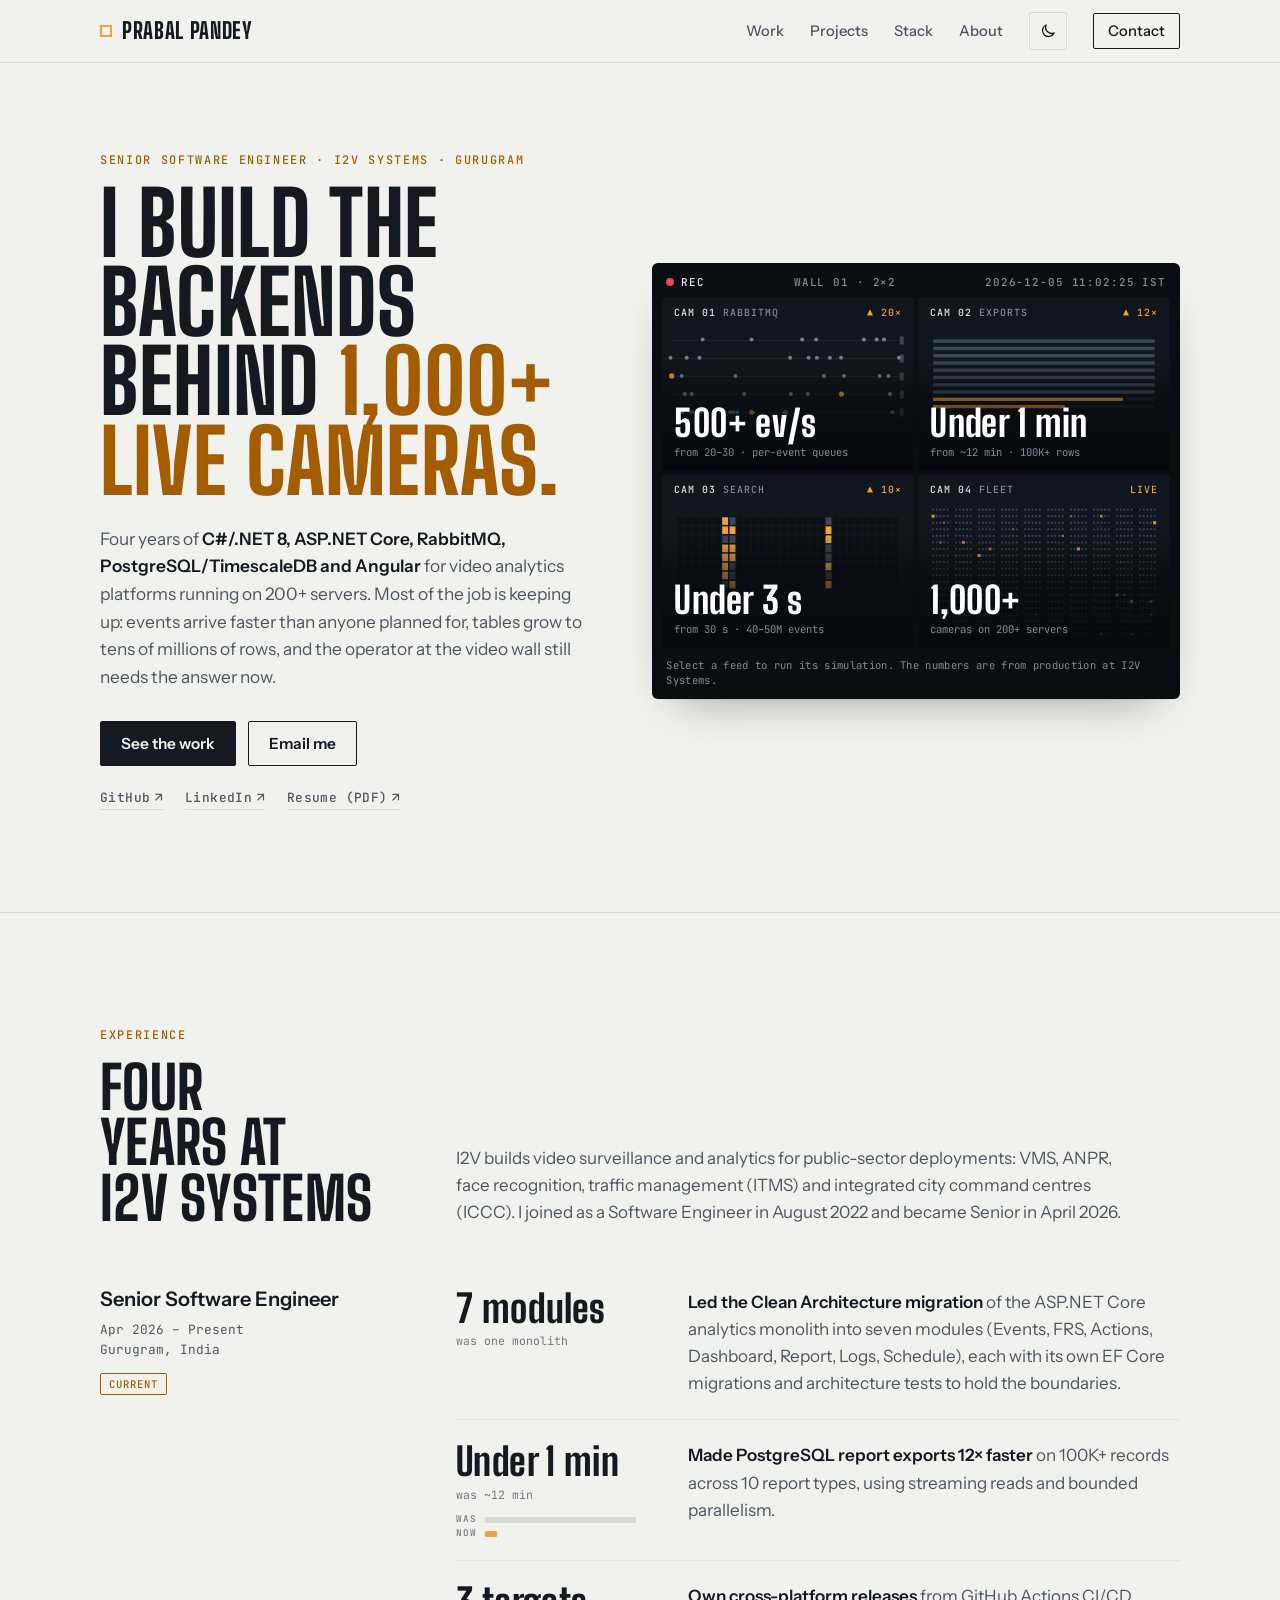
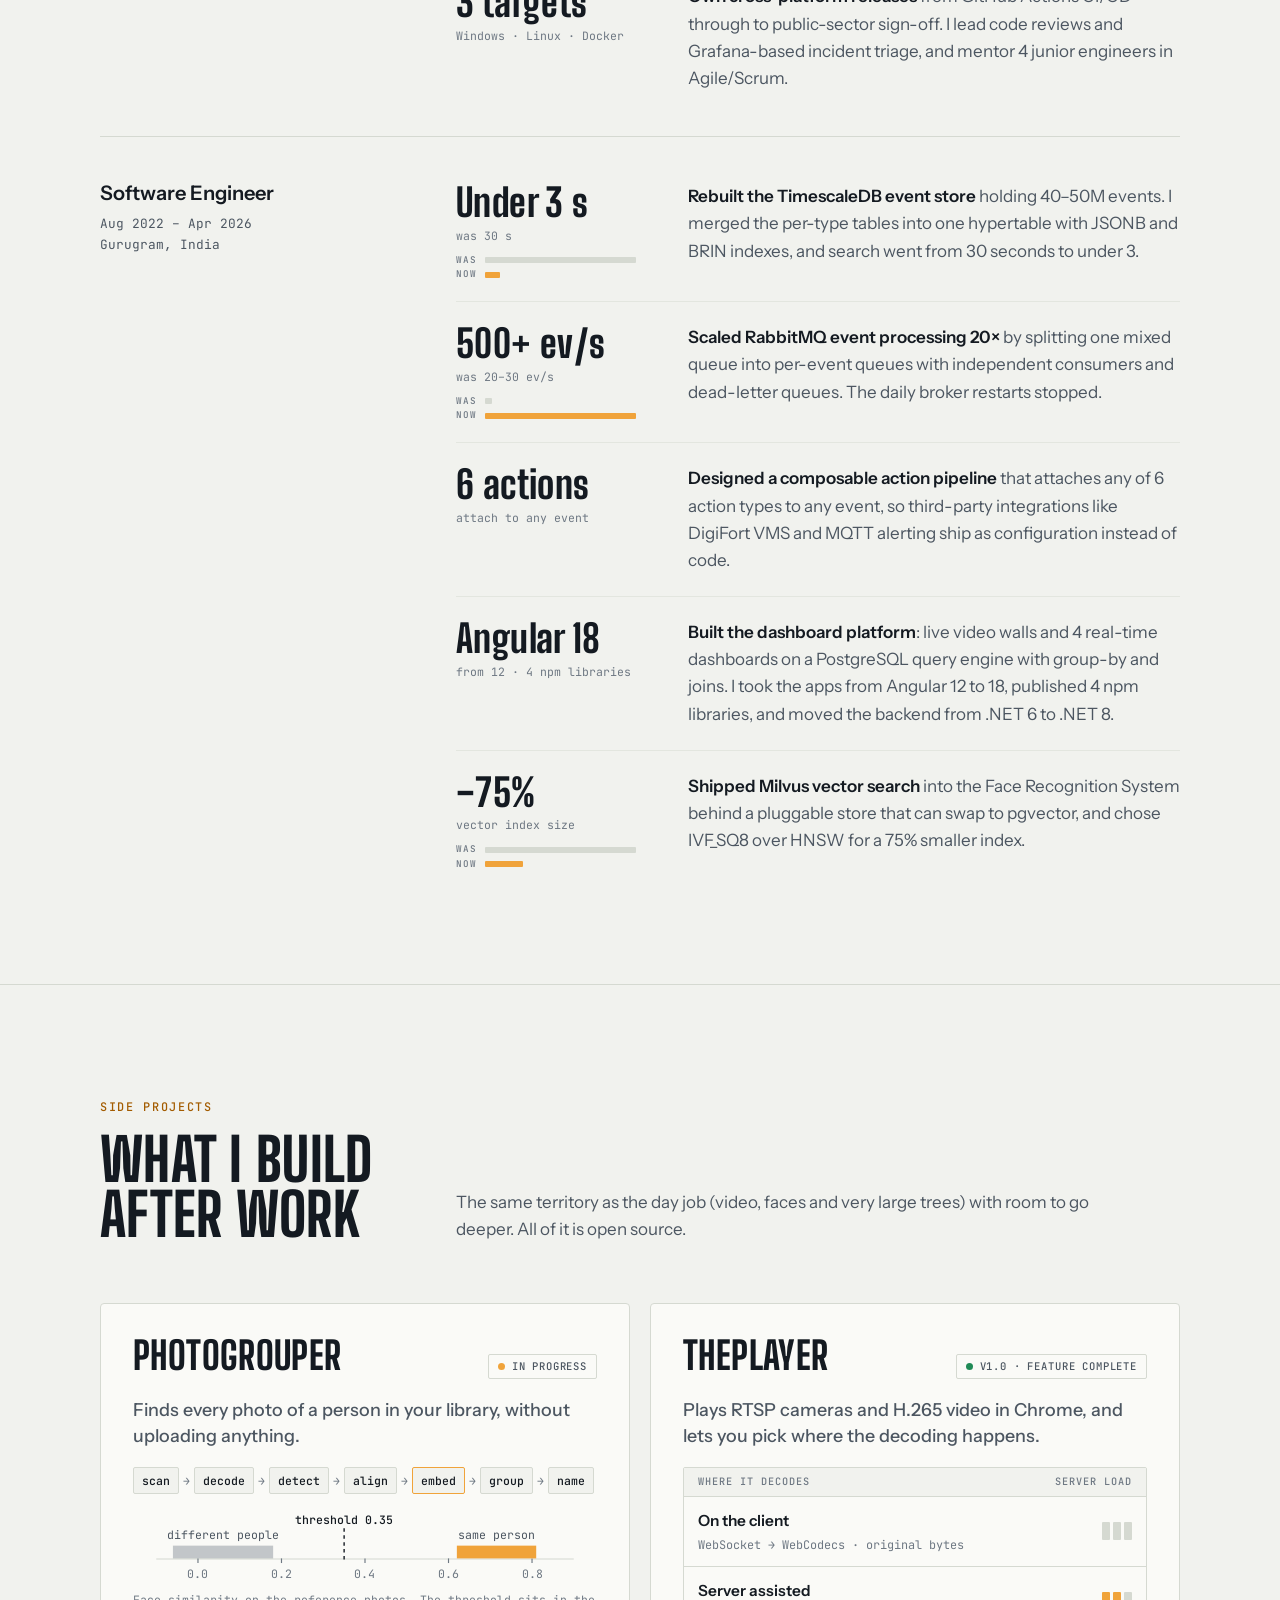
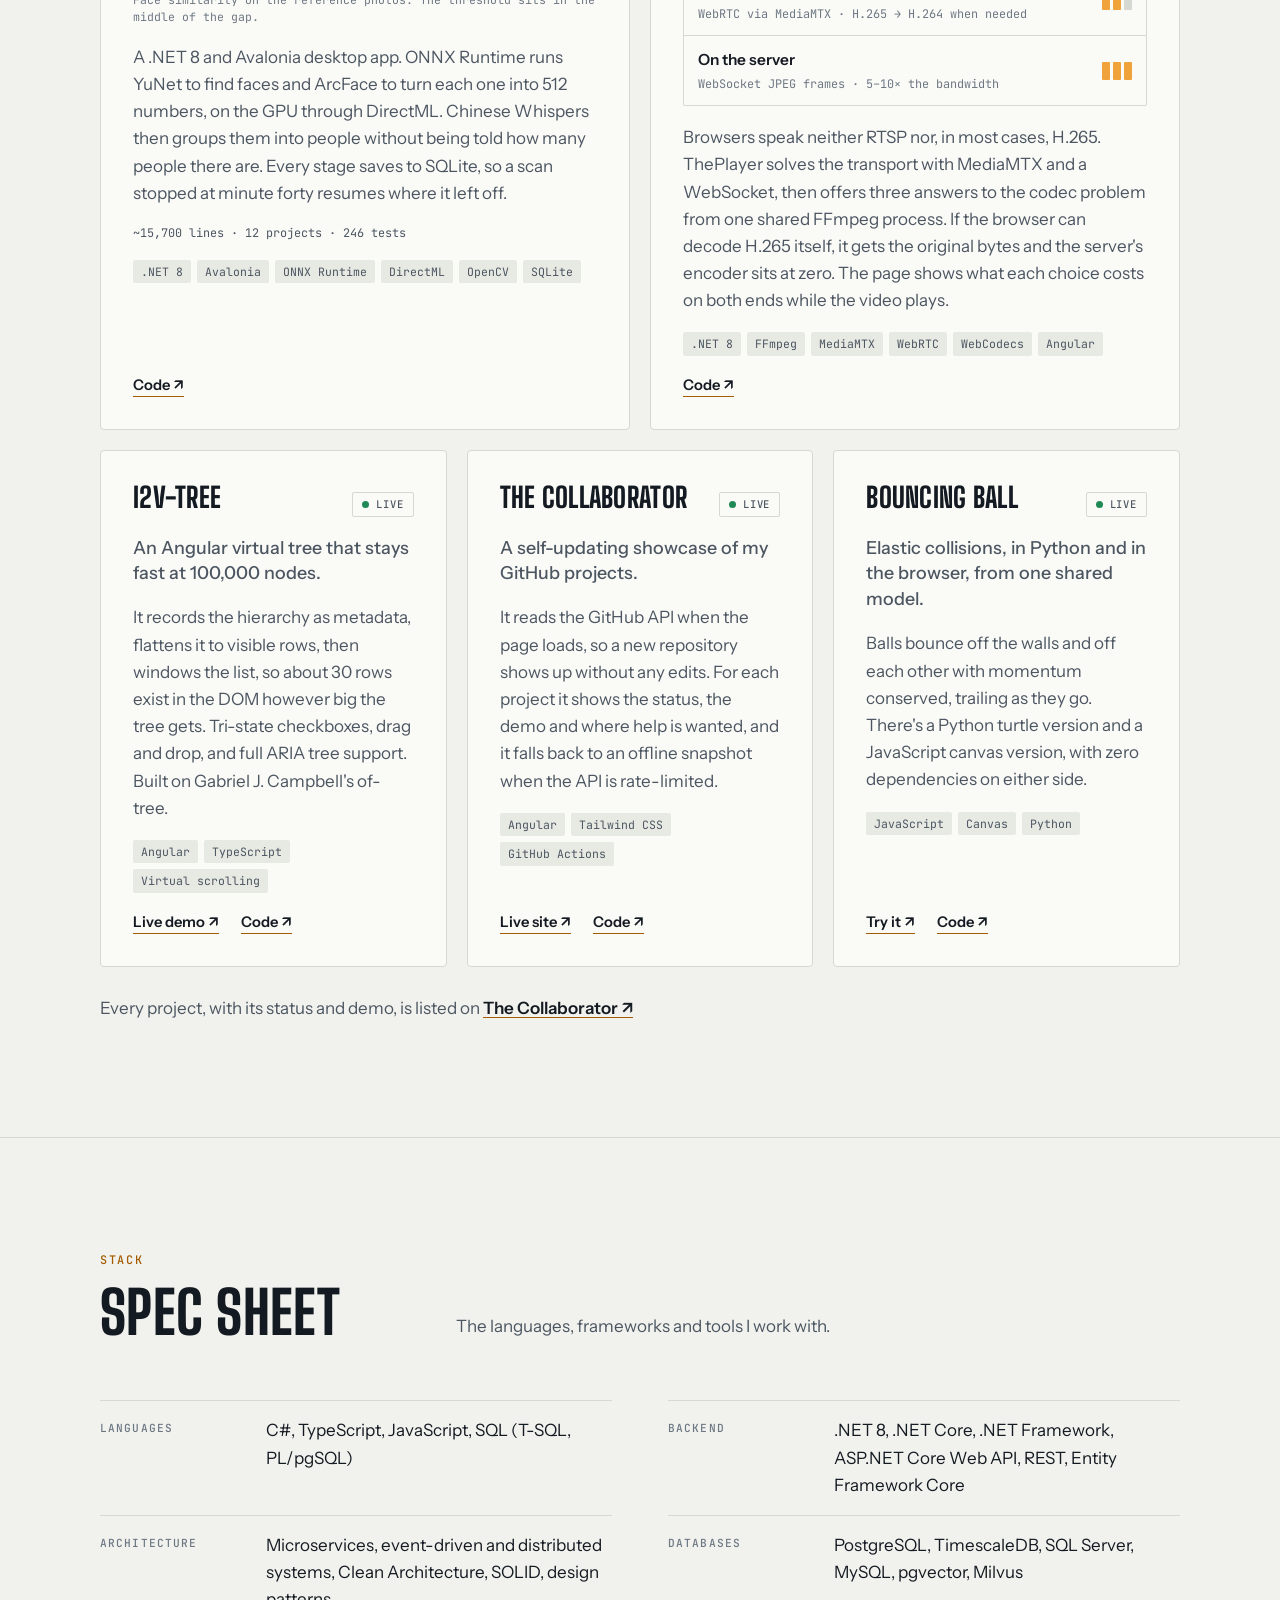
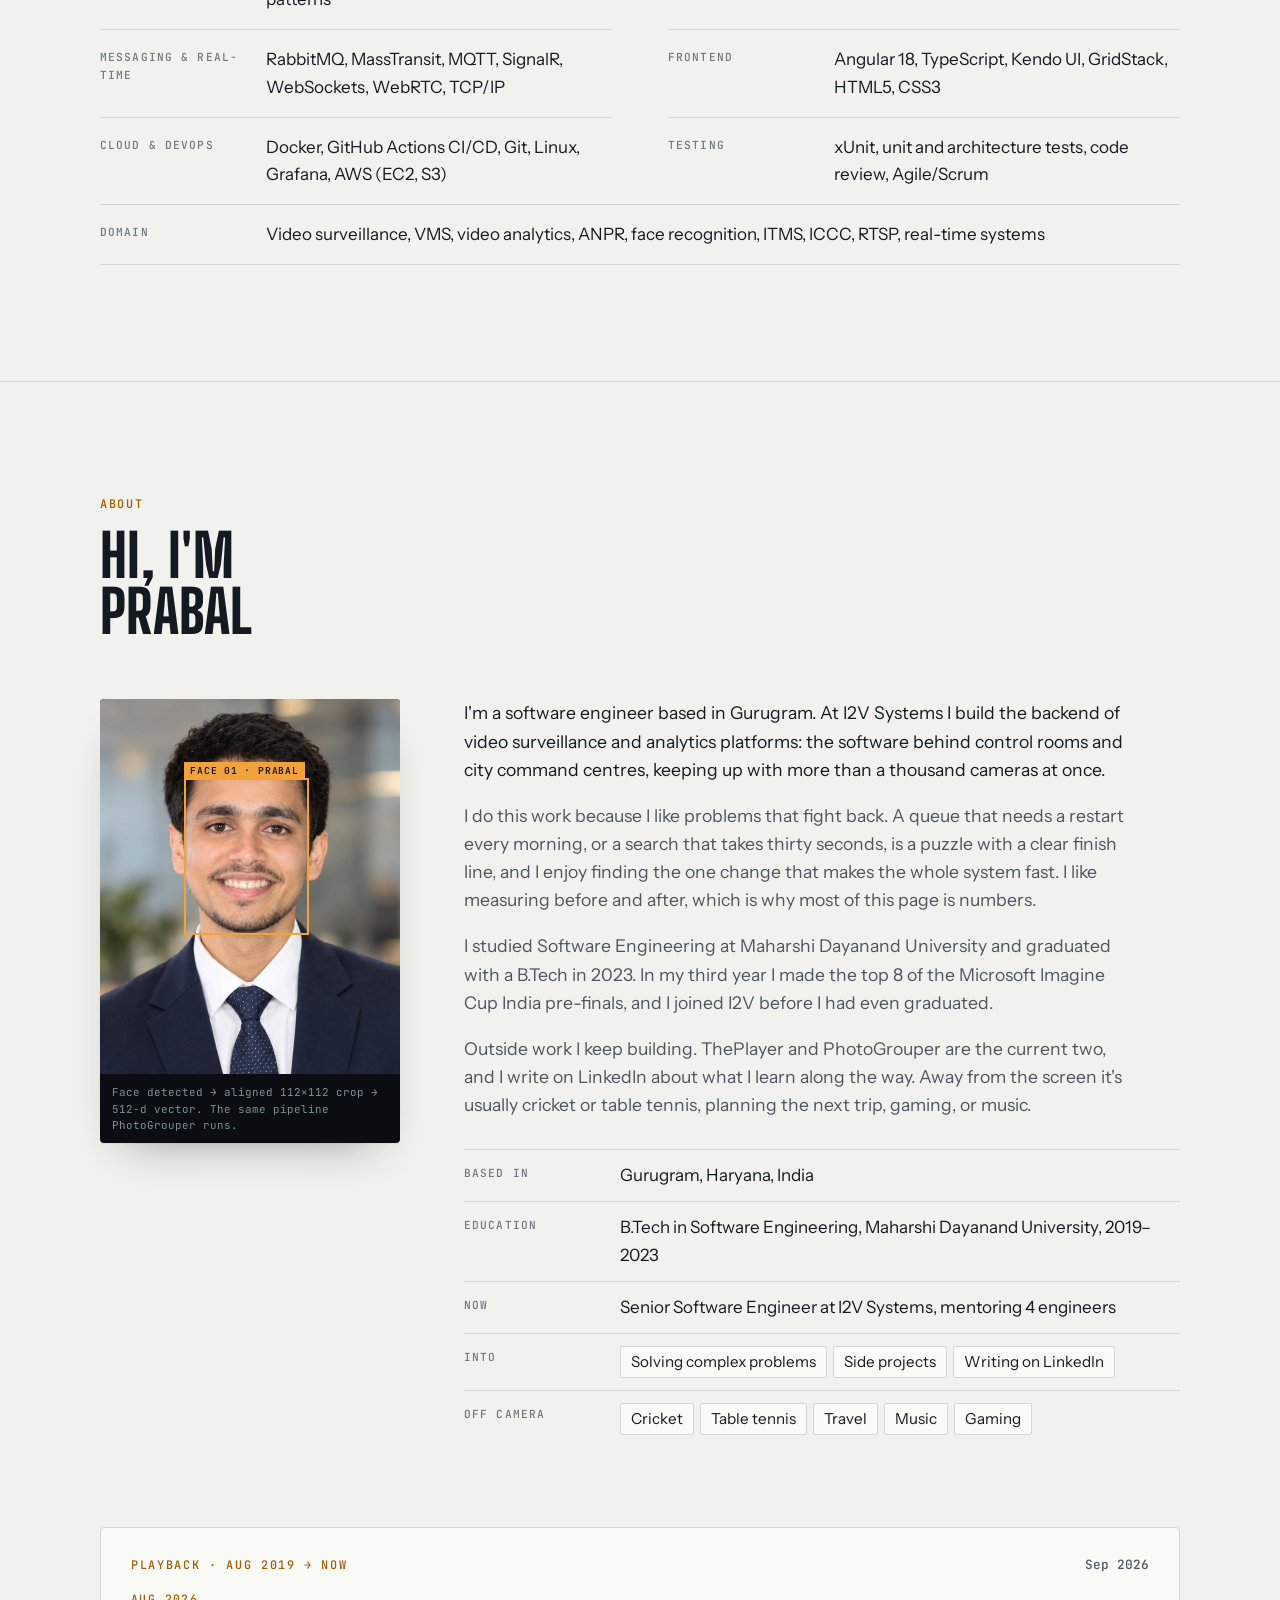
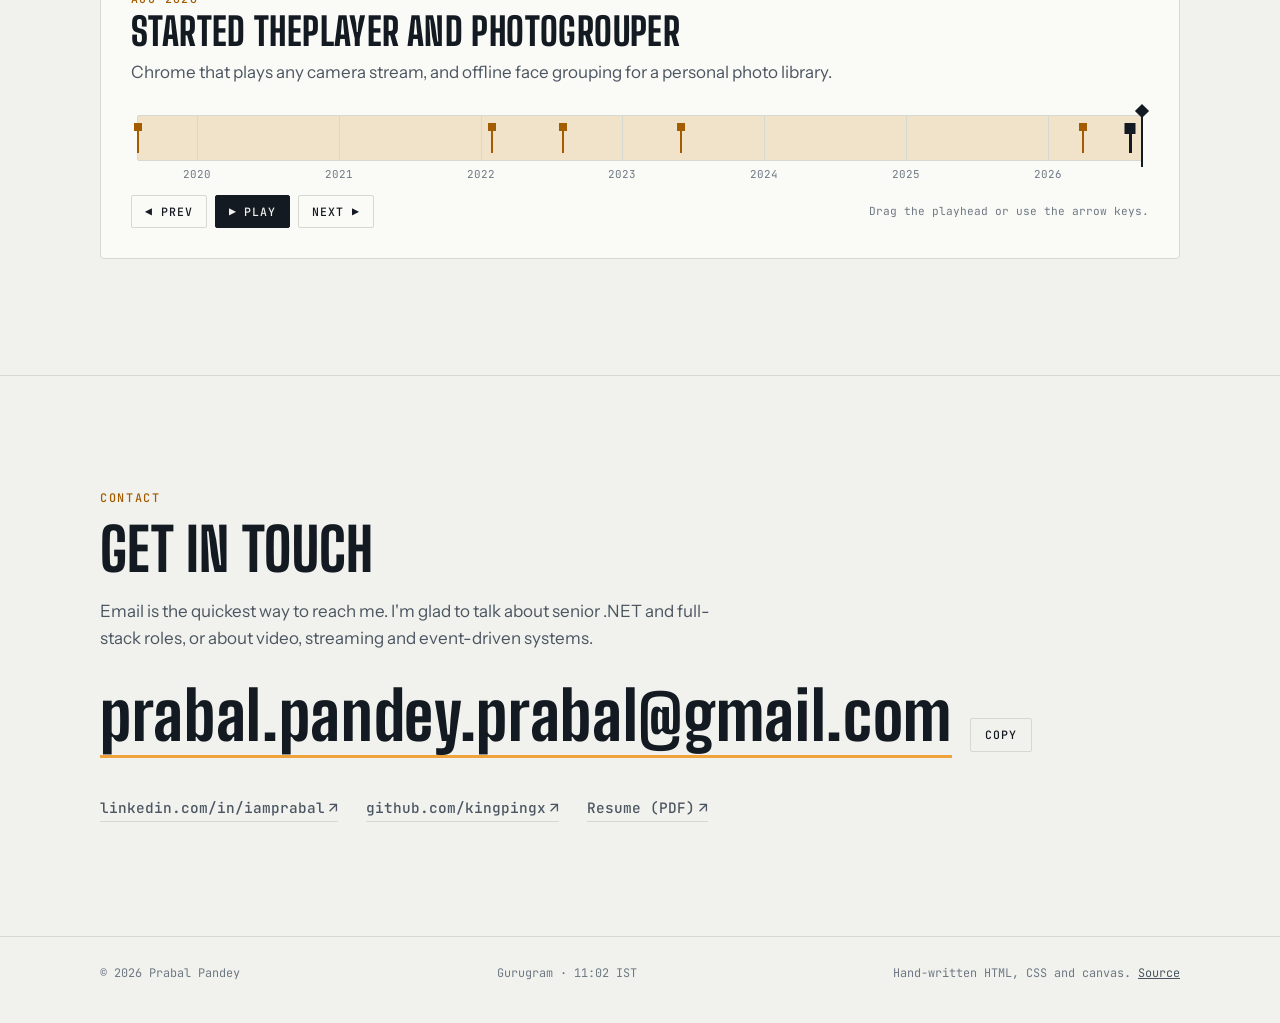
<file: index.html>
<!doctype html>
<html lang="en">
<head>
<meta charset="utf-8">
<meta name="viewport" content="width=device-width, initial-scale=1, viewport-fit=cover">
<title>Prabal Pandey</title>
<meta name="description" content="Senior Software Engineer building C#/.NET 8, RabbitMQ, PostgreSQL and Angular systems for video analytics platforms running on 200+ servers and 1,000+ cameras.">
<meta property="og:title" content="Prabal Pandey, Senior Software Engineer">
<meta property="og:description" content="I build the backends behind 1,000+ live cameras. C#/.NET 8, ASP.NET Core, RabbitMQ, PostgreSQL/TimescaleDB and Angular.">
<meta property="og:type" content="website">
<link rel="icon" href="data:image/svg+xml,%3Csvg xmlns='http://www.w3.org/2000/svg' viewBox='0 0 32 32'%3E%3Crect width='32' height='32' rx='5' fill='%230A0E13'/%3E%3Crect x='8.5' y='8.5' width='15' height='15' fill='none' stroke='%23F0A33A' stroke-width='2.5'/%3E%3C/svg%3E">
<script>try{var pt=localStorage.getItem('pp-theme');if(pt==='dark'||pt==='light')document.documentElement.setAttribute('data-theme',pt)}catch(e){}</script>
<link rel="preconnect" href="https://fonts.googleapis.com">
<link rel="preconnect" href="https://fonts.gstatic.com" crossorigin>
<link rel="stylesheet" href="https://fonts.googleapis.com/css2?family=Big+Shoulders+Display:wght@700;800&family=Instrument+Sans:wght@400;500;600&family=JetBrains+Mono:wght@400;500&display=swap">
<style>
:root{
  --ground:#F1F2EE;
  --surface:#FAFAF7;
  --ink:#141A21;
  --ink-2:#4C5661;
  --ink-3:#6E7883;
  --line:#D5D9D1;
  --line-2:#E3E6DF;
  --chip:#E7E9E3;
  --accent:#A35C00;
  --amber:#F0A33A;
  --amber-wash:rgba(240,163,58,.2);
  --ok:#1F8A56;
  --screen:#0A0E13;
  --screen-2:#10161D;
  --screen-ink:#DCE4EB;
  --screen-dim:#7F8D9A;
  --screen-edge:#2A3542;
  --rec:#E5484D;
  --shadow:0 1px 0 rgba(20,26,33,.05), 0 22px 44px -26px rgba(20,26,33,.45);
  --display:"Big Shoulders Display","Arial Narrow","Roboto Condensed",sans-serif;
  --sans:"Instrument Sans",system-ui,-apple-system,"Segoe UI",Roboto,sans-serif;
  --mono:"JetBrains Mono",ui-monospace,"Cascadia Code",Consolas,monospace;
  color-scheme:light;
}
@media (prefers-color-scheme: dark){
  :root:not([data-theme="light"]){
    --ground:#0E1217;
    --surface:#141920;
    --ink:#E4E9EE;
    --ink-2:#A3AEB9;
    --ink-3:#7A8692;
    --line:#26303A;
    --line-2:#1D242C;
    --chip:#1B222A;
    --accent:#F2A541;
    --amber-wash:rgba(240,163,58,.16);
    --ok:#3DBE7B;
    --screen:#05070A;
    --screen-2:#0C1117;
    --shadow:0 0 0 1px #1E262F, 0 24px 48px -28px rgba(0,0,0,.8);
    color-scheme:dark;
  }
}
:root[data-theme="dark"]{
  --ground:#0E1217;
  --surface:#141920;
  --ink:#E4E9EE;
  --ink-2:#A3AEB9;
  --ink-3:#7A8692;
  --line:#26303A;
  --line-2:#1D242C;
  --chip:#1B222A;
  --accent:#F2A541;
  --amber-wash:rgba(240,163,58,.16);
  --ok:#3DBE7B;
  --screen:#05070A;
  --screen-2:#0C1117;
  --shadow:0 0 0 1px #1E262F, 0 24px 48px -28px rgba(0,0,0,.8);
  color-scheme:dark;
}

*,*::before,*::after{box-sizing:border-box}
[hidden]{display:none!important}
html{scroll-behavior:smooth;-webkit-text-size-adjust:100%}
body{margin:0;background:var(--ground);color:var(--ink);font:400 1.0625rem/1.6 var(--sans);-webkit-font-smoothing:antialiased}
a{color:inherit}
img{max-width:100%}
button{font:inherit}
:focus-visible{outline:2px solid var(--accent);outline-offset:3px;border-radius:2px}
.wrap{max-width:1160px;margin-inline:auto;padding-inline:clamp(16px,4vw,40px)}
section[id]{scroll-margin-top:72px}

/* Header */
.top{position:sticky;top:env(safe-area-inset-top,0px);z-index:10;background:var(--ground);background:color-mix(in srgb,var(--ground) 90%,transparent);-webkit-backdrop-filter:blur(10px);backdrop-filter:blur(10px);border-bottom:1px solid var(--line)}
.top::after{content:"";position:absolute;left:0;right:0;bottom:-1px;height:2px;background:var(--amber);transform:scaleX(var(--p,0));transform-origin:0 50%}
.top .wrap{display:flex;align-items:center;justify-content:space-between;gap:16px;min-height:62px}
.mark{display:flex;align-items:center;gap:10px;font:800 1.4rem/1 var(--display);letter-spacing:.03em;text-transform:uppercase;text-decoration:none}
.mark i{width:12px;height:12px;border:2px solid var(--amber);display:inline-block}
.nav{display:flex;align-items:center;gap:clamp(12px,2.2vw,26px)}
.nav a{font:500 .92rem/1 var(--sans);color:var(--ink-2);text-decoration:none}
.nav a:hover{color:var(--ink)}
.nav a.cta{color:var(--ink);border:1px solid var(--ink);padding:10px 14px;border-radius:2px}
.nav a.cta:hover{background:var(--ink);color:var(--ground)}
.theme{display:inline-grid;place-items:center;width:38px;height:38px;padding:0;border:1px solid var(--line);border-radius:2px;background:transparent;color:var(--ink);cursor:pointer}
.theme:hover{border-color:var(--ink)}
.theme svg{width:18px;height:18px}
.theme .sun{display:none}
:root[data-theme="dark"] .theme .sun{display:block}
:root[data-theme="dark"] .theme .moon{display:none}
@media (prefers-color-scheme: dark){
  :root:not([data-theme="light"]) .theme .sun{display:block}
  :root:not([data-theme="light"]) .theme .moon{display:none}
}
@media (max-width:680px){.nav a:not(.cta){display:none}}

/* Shared type */
.eyebrow{margin:0 0 16px;font:500 .74rem/1.3 var(--mono);letter-spacing:.14em;text-transform:uppercase;color:var(--accent)}
h1,h2,h3{text-wrap:balance}
h2{margin:0;font:800 clamp(2.3rem,4.8vw,3.7rem)/.94 var(--display);text-transform:uppercase;letter-spacing:.005em}
.ext::after{content:" \2197";font-family:var(--sans)}

/* Hero */
.hero{padding-block:clamp(40px,7vw,92px) clamp(56px,8vw,104px)}
.hero .wrap{display:grid;grid-template-columns:minmax(0,1fr) minmax(0,1.08fr);gap:clamp(36px,5vw,64px);align-items:center}
@media (max-width:920px){.hero .wrap{grid-template-columns:1fr}}
h1{margin:0 0 24px;font:800 clamp(3rem,7vw,5.5rem)/.9 var(--display);text-transform:uppercase;letter-spacing:.002em}
h1 em{font-style:normal;color:var(--accent)}
.lede{margin:0 0 30px;max-width:34em;font-size:clamp(1.05rem,1.35vw,1.17rem);color:var(--ink-2)}
.lede strong{color:var(--ink);font-weight:600}
.actions{display:flex;flex-wrap:wrap;gap:12px}
.btn{display:inline-flex;align-items:center;gap:8px;padding:14px 20px;border:1px solid var(--ink);border-radius:2px;font:600 .96rem/1 var(--sans);text-decoration:none;transition:background-color .15s,color .15s,border-color .15s}
.btn.primary{background:var(--ink);color:var(--ground)}
.btn.primary:hover{background:var(--accent);border-color:var(--accent);color:var(--ground)}
.btn.ghost:hover{background:var(--chip)}
.links{display:flex;flex-wrap:wrap;gap:10px 22px;margin-top:26px;font:500 .8rem/1 var(--mono);letter-spacing:.03em}
.links a{color:var(--ink-2);text-decoration:none;padding-bottom:4px;border-bottom:1px solid var(--line)}
.links a:hover{color:var(--ink);border-color:var(--accent)}

/* Monitor */
.monitor{margin:0;padding:10px;background:var(--screen);border-radius:6px;box-shadow:var(--shadow);color:var(--screen-ink)}
.monitor :focus-visible{outline-color:var(--amber)}
.monitor-bar{display:flex;flex-wrap:wrap;justify-content:space-between;align-items:center;gap:6px 14px;padding:4px 4px 10px;font:500 .68rem/1 var(--mono);letter-spacing:.08em;text-transform:uppercase;color:var(--screen-dim)}
.rec{display:inline-flex;align-items:center;gap:7px;color:var(--screen-ink)}
.rec::before{content:"";width:8px;height:8px;border-radius:50%;background:var(--rec);animation:blink 1.6s steps(1) infinite}
@keyframes blink{50%{opacity:.25}}
#tc{font-variant-numeric:tabular-nums}
.wall{position:relative;display:grid;grid-template-columns:1fr 1fr;gap:4px}
.feed{position:relative;margin:0;aspect-ratio:16/11;max-width:100%;overflow:hidden;background:var(--screen-2)}
.feed canvas{position:absolute;inset:0;width:100%;height:100%;display:block}
.feed::after{content:"";position:absolute;inset:0;z-index:0;pointer-events:none;background:linear-gradient(to top,rgba(5,7,10,.94) 0%,rgba(5,7,10,.6) 36%,rgba(5,7,10,0) 66%)}
.feed figcaption{position:absolute;inset:0;z-index:1;display:flex;flex-direction:column;justify-content:space-between;padding:10px 12px 11px;pointer-events:none}
.ch{display:flex;justify-content:space-between;gap:8px;font:500 .62rem/1 var(--mono);letter-spacing:.1em;text-transform:uppercase;color:var(--screen-dim)}
.ch b{font-weight:500;color:var(--screen-ink)}
.ch em{font-style:normal;color:var(--amber)}
.read{display:flex;flex-direction:column;gap:5px}
.big{font:800 clamp(1.55rem,3.1vw,2.3rem)/.95 var(--display);letter-spacing:.01em;color:#fff}
.was{font:400 .66rem/1.3 var(--mono);color:var(--screen-dim)}
.open{position:absolute;inset:0;z-index:2;display:grid;place-items:center;width:100%;height:100%;padding:0;border:0;background:transparent;color:inherit;cursor:pointer}
.open:hover{box-shadow:inset 0 0 0 1px rgba(240,163,58,.75)}
.open:focus-visible{outline:2px solid var(--amber);outline-offset:-2px;border-radius:0}
.open span{padding:7px 11px;border:1px solid var(--amber);border-radius:2px;background:rgba(5,7,10,.82);font:500 .64rem/1 var(--mono);letter-spacing:.1em;text-transform:uppercase;color:var(--amber);opacity:0;transform:translateY(4px);transition:opacity .15s,transform .15s}
.open:hover span,.open:focus-visible span{opacity:1;transform:none}
.wall.solo{display:flex;flex-direction:column}
.wall.solo .feed{display:none}
.wall.solo .feed.on{display:block;flex:1 1 auto;aspect-ratio:auto;min-height:130px}
.wall.solo .feed.on::after,.wall.solo .feed.on .read,.wall.solo .feed.on .open{display:none}
.solo-panel{display:grid;gap:8px;padding:12px 6px 4px}
.solo-panel h3{margin:0;font:800 clamp(1.3rem,2.3vw,1.7rem)/1 var(--display);letter-spacing:.01em;text-transform:uppercase;color:#fff}
.solo-panel p{margin:0;max-width:52em;font-size:.86rem;line-height:1.45;color:var(--screen-ink)}
.solo-row{display:flex;flex-wrap:wrap;align-items:center;gap:8px 14px;margin-top:2px}
.seg{display:inline-flex;border:1px solid var(--screen-edge);border-radius:2px}
.seg button,.back{padding:8px 12px;border:0;background:transparent;color:var(--screen-dim);font:500 .66rem/1 var(--mono);letter-spacing:.1em;text-transform:uppercase;cursor:pointer}
.seg button[aria-pressed="true"]{background:var(--amber);color:#1A1205}
.seg button:not([aria-pressed="true"]):hover,.back:hover{color:#fff}
.readout{flex:1 1 220px;font:500 .7rem/1.35 var(--mono);color:var(--amber);font-variant-numeric:tabular-nums}
.back{margin-left:auto;border:1px solid var(--screen-edge);border-radius:2px;color:var(--screen-ink)}
.monitor-foot{padding:10px 4px 2px;font:400 .66rem/1.4 var(--mono);letter-spacing:.03em;color:var(--screen-dim)}
@media (max-width:460px){
  .feed{aspect-ratio:4/3}
  .feed figcaption{padding:8px 9px 9px}
  .ch{font-size:.56rem;letter-spacing:.06em}
  .was{font-size:.6rem}
  .monitor-bar .wall-id{display:none}
}

/* Sections */
.section{padding-block:clamp(64px,9vw,120px);border-top:1px solid var(--line)}
.sec-head{display:grid;grid-template-columns:minmax(0,300px) minmax(0,1fr);gap:20px 56px;align-items:end;margin-bottom:clamp(36px,5vw,60px)}
.sec-head > p{margin:0;max-width:40em;color:var(--ink-2)}
@media (max-width:820px){.sec-head{grid-template-columns:1fr}}

/* Experience */
.role{display:grid;grid-template-columns:minmax(0,300px) minmax(0,1fr);gap:16px 56px;padding-bottom:44px}
.role + .role{padding-top:44px;border-top:1px solid var(--line)}
.role:last-child{padding-bottom:0}
.role-meta{position:sticky;top:calc(env(safe-area-inset-top,0px) + 88px);align-self:start}
.role-meta h3{margin:0 0 8px;font:600 1.25rem/1.25 var(--sans)}
.role-meta p{margin:0;font:400 .8rem/1.6 var(--mono);color:var(--ink-2)}
.pill{display:inline-block;margin-top:12px;padding:5px 8px;border:1px solid var(--accent);border-radius:2px;font:500 .66rem/1 var(--mono);letter-spacing:.1em;text-transform:uppercase;color:var(--accent)}
@media (max-width:820px){.role{grid-template-columns:1fr}.role-meta{position:static}}
.wins{margin:0;padding:0;list-style:none}
.win{display:grid;grid-template-columns:minmax(0,200px) minmax(0,1fr);gap:8px 32px;padding-block:22px;border-top:1px solid var(--line-2)}
.win:first-child{padding-top:2px;border-top:0}
.win:last-child{padding-bottom:0}
@media (max-width:560px){.win{grid-template-columns:1fr}}
.num{display:block;font:800 clamp(1.9rem,3vw,2.4rem)/1 var(--display);letter-spacing:.01em}
.from{display:block;margin-top:6px;font:400 .72rem/1.4 var(--mono);color:var(--ink-3)}
.ba{display:grid;grid-template-columns:auto minmax(0,1fr);align-items:center;gap:5px 8px;max-width:180px;margin-top:12px}
.ba span{font:500 .58rem/1 var(--mono);letter-spacing:.1em;text-transform:uppercase;color:var(--ink-3)}
.ba i{display:block;width:var(--w);height:6px;border-radius:1px;background:var(--line)}
.ba i.now{background:var(--amber)}
.win p{margin:0;color:var(--ink-2)}
.win p strong{font-weight:600;color:var(--ink)}

/* Projects */
.featured{display:grid;grid-template-columns:repeat(2,minmax(0,1fr));gap:20px}
.more{display:grid;grid-template-columns:repeat(3,minmax(0,1fr));gap:20px;margin-top:20px}
@media (max-width:920px){.featured,.more{grid-template-columns:1fr}}
.proj{display:flex;flex-direction:column;gap:18px;padding:clamp(20px,3vw,32px);background:var(--surface);border:1px solid var(--line);border-radius:4px;transition:border-color .2s,transform .2s}
.proj:hover{border-color:var(--amber);transform:translateY(-2px)}
.proj-head{display:flex;flex-wrap:wrap;justify-content:space-between;align-items:baseline;gap:10px 14px}
.proj h3{margin:0;font:800 clamp(1.9rem,3vw,2.5rem)/1 var(--display);text-transform:uppercase;letter-spacing:.01em}
.more .proj h3{font-size:1.75rem}
.status{display:inline-flex;align-items:center;gap:7px;padding:6px 9px;border:1px solid var(--line);border-radius:2px;font:500 .66rem/1 var(--mono);letter-spacing:.08em;text-transform:uppercase;color:var(--ink-2);white-space:nowrap}
.status::before{content:"";width:7px;height:7px;border-radius:50%;background:var(--ink-3)}
.status.live::before,.status.done::before{background:var(--ok)}
.status.wip::before{background:var(--amber)}
.tagline{margin:0;font-size:1.12rem;font-weight:500;line-height:1.45;color:var(--ink)}
.proj p{margin:0;color:var(--ink-2)}
.stats{font:400 .74rem/1.4 var(--mono);color:var(--ink-3)}
.chips{display:flex;flex-wrap:wrap;gap:6px;margin:0;padding:0;list-style:none}
.chips li{padding:6px 8px;background:var(--chip);border-radius:2px;font:400 .72rem/1 var(--mono);color:var(--ink-2)}
.proj-links{display:flex;flex-wrap:wrap;gap:12px 22px;margin-top:auto;padding-top:4px}
.proj-links a{padding-bottom:3px;border-bottom:1.5px solid var(--accent);font:600 .92rem/1 var(--sans);text-decoration:none}
.proj-links a:hover{color:var(--accent)}
.see-all{margin:28px 0 0;color:var(--ink-2)}
.see-all a{font-weight:600;color:var(--ink);text-decoration-color:var(--accent);text-underline-offset:3px}

.pipe{display:flex;flex-wrap:wrap;gap:6px 4px;margin:0;padding:0;list-style:none;font:500 .72rem/1 var(--mono)}
.pipe li{display:flex;align-items:center;gap:4px}
.pipe li + li::before{content:"\2192";color:var(--ink-3)}
.pipe span{padding:7px 8px;background:var(--ground);border:1px solid var(--line);border-radius:2px}
.pipe li:nth-child(5) span{border-color:var(--amber)}
.scale-fig{margin:0}
.scale{display:block;width:100%;height:auto;max-width:100%}
.scale text{font-family:var(--mono);font-size:10px;fill:var(--ink-3)}
.scale .lbl{fill:var(--ink-2)}
.scale .strong{fill:var(--ink);font-weight:500}
.scale .axis{stroke:var(--line);stroke-width:1}
.scale .tick{stroke:var(--ink-3);stroke-width:1}
.scale .band-diff{fill:var(--ink-3);opacity:.4}
.scale .band-same{fill:var(--amber)}
.scale .thr{stroke:var(--ink);stroke-width:1.2;stroke-dasharray:3 3}
.scale-fig figcaption{margin-top:6px;font:400 .72rem/1.45 var(--mono);color:var(--ink-3)}

.modes{margin:0;padding:0;list-style:none;border:1px solid var(--line);border-radius:2px}
.modes li{display:grid;grid-template-columns:minmax(0,1fr) auto;align-items:center;gap:16px;padding:12px 14px;border-top:1px solid var(--line)}
.modes li:first-child{border-top:0}
.modes b{display:block;font-size:.96rem;font-weight:600}
.modes span{display:block;margin-top:3px;font:400 .74rem/1.45 var(--mono);color:var(--ink-3)}
.modes .mh{padding-block:9px;background:var(--ground)}
.modes .mh span{margin:0;font:500 .64rem/1 var(--mono);letter-spacing:.1em;text-transform:uppercase}
.load{display:flex;gap:3px}
.load i{width:8px;height:18px;background:var(--line);border-radius:1px}
.load[data-level="1"] i:nth-child(-n+1),
.load[data-level="2"] i:nth-child(-n+2),
.load[data-level="3"] i:nth-child(-n+3){background:var(--amber)}

/* Stack */
.spec{display:grid;grid-template-columns:repeat(2,minmax(0,1fr));gap:0 56px;margin:0}
.spec > div{display:grid;grid-template-columns:minmax(0,150px) minmax(0,1fr);gap:16px;padding-block:16px;border-top:1px solid var(--line)}
.spec > div.full{grid-column:1 / -1;border-bottom:1px solid var(--line)}
.spec dt{margin:0;padding-top:3px;font:500 .7rem/1.6 var(--mono);letter-spacing:.1em;text-transform:uppercase;color:var(--ink-3)}
.spec dd{margin:0}
@media (max-width:820px){.spec{grid-template-columns:1fr}}
@media (max-width:460px){.spec > div{grid-template-columns:1fr;gap:4px}}

/* About */
.about{display:grid;grid-template-columns:minmax(0,300px) minmax(0,1fr);gap:clamp(32px,5vw,72px);align-items:start}
@media (max-width:760px){.about{grid-template-columns:1fr}.portrait{max-width:320px}}
.portrait{margin:0;overflow:hidden;background:var(--screen);border-radius:4px;box-shadow:var(--shadow)}
.shot{position:relative}
.shot img{display:block;width:100%;height:auto;aspect-ratio:4/5;object-fit:cover}
.fbox{position:absolute;left:28.1%;top:20.9%;width:41.6%;height:41.8%;border:2px solid var(--amber)}
.fbox span{position:absolute;left:-2px;bottom:100%;padding:4px 6px;background:var(--amber);color:#1A1205;font:600 .6rem/1 var(--mono);letter-spacing:.08em;text-transform:uppercase;white-space:nowrap}
.portrait:hover .fbox{animation:lock .5s cubic-bezier(.2,.8,.2,1)}
@keyframes lock{from{transform:scale(1.2);opacity:0}to{transform:none;opacity:1}}
.portrait figcaption{padding:10px 12px;font:400 .68rem/1.5 var(--mono);color:var(--screen-dim)}
.prose p{margin:0 0 18px;max-width:38em;font-size:1.1rem;color:var(--ink-2)}
.prose p:first-child{color:var(--ink)}
.facts{display:grid;margin:30px 0 0;padding:0;list-style:none}
.facts li{display:grid;grid-template-columns:minmax(0,140px) minmax(0,1fr);gap:16px;padding-block:12px;border-top:1px solid var(--line)}
.facts b{padding-top:3px;font:500 .7rem/1.6 var(--mono);letter-spacing:.1em;text-transform:uppercase;color:var(--ink-3)}
.facts .tags{display:flex;flex-wrap:wrap;gap:6px;margin:0;padding:0;list-style:none}
.facts .tags li{display:block;padding:5px 10px;border:1px solid var(--line);border-radius:2px;background:var(--surface);font-size:.95rem;line-height:1.3}
.facts .tags li:hover{border-color:var(--amber)}
@media (max-width:460px){.facts li{grid-template-columns:1fr;gap:2px}}

/* Playback timeline */
.playback{margin-top:clamp(48px,7vw,80px);padding:clamp(18px,3vw,30px);background:var(--surface);border:1px solid var(--line);border-radius:4px}
.pb-top{display:flex;flex-wrap:wrap;justify-content:space-between;align-items:baseline;gap:8px 16px;margin-bottom:20px}
.pb-top .eyebrow{margin:0}
.pb-now{font:500 .8rem/1 var(--mono);color:var(--ink-2);font-variant-numeric:tabular-nums}
.pb-card{min-height:96px;margin-bottom:26px}
.pb-date{display:block;margin-bottom:8px;font:500 .72rem/1 var(--mono);letter-spacing:.12em;text-transform:uppercase;color:var(--accent)}
.pb-title{display:block;font:800 clamp(1.7rem,3.2vw,2.4rem)/1 var(--display);letter-spacing:.01em;text-transform:uppercase}
.pb-text{display:block;margin-top:8px;color:var(--ink-2)}
.pb-rail{position:relative;height:46px;margin:0 6px 34px;background:var(--ground);border:1px solid var(--line);border-radius:2px}
.pb-rail:has(input:focus-visible){outline:2px solid var(--accent);outline-offset:5px}
.pb-fill{position:absolute;left:0;top:0;bottom:0;background:var(--amber-wash)}
.pb-yr{position:absolute;top:0;bottom:0;width:1px;background:var(--line)}
.pb-yr span{position:absolute;top:calc(100% + 9px);left:0;transform:translateX(-50%);font:400 .68rem/1 var(--mono);color:var(--ink-3)}
.pb-ev{position:absolute;top:7px;bottom:7px;width:2px;margin-left:-1px;background:var(--accent)}
.pb-ev::before{content:"";position:absolute;top:0;left:50%;width:8px;height:8px;background:var(--accent);transform:translateX(-50%)}
.pb-ev.on{width:3px;margin-left:-1.5px;background:var(--ink)}
.pb-ev.on::before{width:11px;height:11px;background:var(--ink)}
.pb-head{position:absolute;top:-7px;bottom:-7px;width:2px;margin-left:-1px;background:var(--ink);pointer-events:none}
.pb-head::before{content:"";position:absolute;top:-3px;left:50%;width:10px;height:10px;background:var(--ink);transform:translateX(-50%) rotate(45deg)}
.pb-rail input{position:absolute;left:0;top:-10px;width:100%;height:calc(100% + 20px);margin:0;opacity:0;cursor:ew-resize}
.pb-ctrl{display:flex;flex-wrap:wrap;align-items:center;gap:8px}
.pb-ctrl button{display:inline-flex;align-items:center;gap:7px;padding:10px 13px;border:1px solid var(--line);border-radius:2px;background:transparent;color:var(--ink);font:500 .72rem/1 var(--mono);letter-spacing:.08em;text-transform:uppercase;cursor:pointer}
.pb-ctrl button:hover{border-color:var(--ink)}
.pb-ctrl #pbPlay{background:var(--ink);border-color:var(--ink);color:var(--ground)}
.pb-hint{margin-left:auto;font:400 .7rem/1.4 var(--mono);color:var(--ink-3)}

/* Contact */
.contact p.intro{margin:0 0 28px;max-width:38em;color:var(--ink-2)}
.mail-row{display:flex;flex-wrap:wrap;align-items:flex-end;gap:14px 18px}
.mail{display:inline-block;font:800 clamp(1.45rem,5.4vw,4.2rem)/1.05 var(--display);letter-spacing:.01em;text-decoration:none;overflow-wrap:anywhere;border-bottom:3px solid var(--amber);padding-bottom:4px}
.mail:hover{color:var(--accent)}
.copy{margin-bottom:6px;padding:10px 14px;border:1px solid var(--line);border-radius:2px;background:transparent;color:var(--ink);font:500 .72rem/1 var(--mono);letter-spacing:.08em;text-transform:uppercase;cursor:pointer}
.copy:hover{border-color:var(--ink)}
.reach{display:flex;flex-wrap:wrap;gap:12px 28px;margin:36px 0 0;padding:0;list-style:none}
.reach a{font:500 .9rem/1 var(--mono);color:var(--ink-2);text-decoration:none;padding-bottom:4px;border-bottom:1px solid var(--line)}
.reach a:hover{color:var(--ink);border-color:var(--accent)}

/* Footer */
.foot{padding-block:28px 40px;border-top:1px solid var(--line);font:400 .74rem/1.5 var(--mono);color:var(--ink-3)}
.foot .wrap{display:flex;flex-wrap:wrap;justify-content:space-between;gap:8px 24px}
.foot a{color:var(--ink-2)}
#localtime{font-variant-numeric:tabular-nums}

@media (prefers-reduced-motion: reduce){
  html{scroll-behavior:auto}
  .rec::before,.portrait:hover .fbox{animation:none}
  .btn,.proj,.open span{transition:none}
  .proj:hover{transform:none}
}
</style>
</head>
<body>

<header class="top">
  <div class="wrap">
    <a class="mark" href="#top" aria-label="Prabal Pandey, back to top"><i aria-hidden="true"></i>Prabal Pandey</a>
    <nav class="nav" aria-label="Sections">
      <a href="#work">Work</a>
      <a href="#projects">Projects</a>
      <a href="#stack">Stack</a>
      <a href="#about">About</a>
      <button type="button" class="theme" id="themeBtn" aria-label="Switch theme" title="Switch theme">
        <svg class="sun" viewBox="0 0 24 24" fill="none" stroke="currentColor" stroke-width="1.8" stroke-linecap="round" aria-hidden="true"><circle cx="12" cy="12" r="4.2"/><path d="M12 2.5v2.2M12 19.3v2.2M4.6 4.6l1.6 1.6M17.8 17.8l1.6 1.6M2.5 12h2.2M19.3 12h2.2M4.6 19.4l1.6-1.6M17.8 6.2l1.6-1.6"/></svg>
        <svg class="moon" viewBox="0 0 24 24" fill="none" stroke="currentColor" stroke-width="1.8" stroke-linejoin="round" aria-hidden="true"><path d="M20 14.5A8 8 0 0 1 9.5 4a8 8 0 1 0 10.5 10.5z"/></svg>
      </button>
      <a class="cta" href="#contact">Contact</a>
    </nav>
  </div>
</header>

<main id="top">

<section class="hero" aria-label="Introduction">
  <div class="wrap">
    <div>
      <p class="eyebrow">Senior Software Engineer · I2V Systems · Gurugram</p>
      <h1>I build the backends behind <em>1,000+ live cameras.</em></h1>
      <p class="lede">Four years of <strong>C#/.NET 8, ASP.NET Core, RabbitMQ, PostgreSQL/TimescaleDB and Angular</strong> for video analytics platforms running on 200+ servers. Most of the job is keeping up: events arrive faster than anyone planned for, tables grow to tens of millions of rows, and the operator at the video wall still needs the answer now.</p>
      <div class="actions">
        <a class="btn primary" href="#work">See the work</a>
        <a class="btn ghost" href="mailto:prabal.pandey.prabal@gmail.com">Email me</a>
      </div>
      <div class="links">
        <a class="ext" href="https://github.com/kingpingx" target="_blank" rel="noopener">GitHub</a>
        <a class="ext" href="https://www.linkedin.com/in/iamprabal" target="_blank" rel="noopener">LinkedIn</a>
        <!--repo-only--><a class="ext" href="resume.pdf" target="_blank" rel="noopener">Resume (PDF)</a><!--/repo-only-->
      </div>
    </div>

    <figure class="monitor" aria-label="Four results from my work, shown as camera feeds on a video wall">
      <div class="monitor-bar">
        <span class="rec">Rec</span>
        <span class="wall-id" id="wallId">Wall 01 · 2×2</span>
        <span id="tc">IST</span>
      </div>
      <div class="wall">
        <figure class="feed" data-scene="queue" data-cam="CAM 01">
          <canvas aria-hidden="true"></canvas>
          <figcaption>
            <span class="ch"><span><b>CAM 01</b> RabbitMQ</span><em>▲ 20×</em></span>
            <span class="read"><span class="big">500+ ev/s</span><span class="was">from 20–30 · per-event queues</span></span>
          </figcaption>
          <button type="button" class="open" aria-label="Open the RabbitMQ simulation"><span>Run simulation</span></button>
        </figure>
        <figure class="feed" data-scene="export" data-cam="CAM 02">
          <canvas aria-hidden="true"></canvas>
          <figcaption>
            <span class="ch"><span><b>CAM 02</b> Exports</span><em>▲ 12×</em></span>
            <span class="read"><span class="big">Under 1 min</span><span class="was">from ~12 min · 100K+ rows</span></span>
          </figcaption>
          <button type="button" class="open" aria-label="Open the report export simulation"><span>Run simulation</span></button>
        </figure>
        <figure class="feed" data-scene="search" data-cam="CAM 03">
          <canvas aria-hidden="true"></canvas>
          <figcaption>
            <span class="ch"><span><b>CAM 03</b> Search</span><em>▲ 10×</em></span>
            <span class="read"><span class="big">Under 3 s</span><span class="was">from 30 s · 40–50M events</span></span>
          </figcaption>
          <button type="button" class="open" aria-label="Open the event search simulation"><span>Run simulation</span></button>
        </figure>
        <figure class="feed" data-scene="fleet" data-cam="CAM 04">
          <canvas aria-hidden="true"></canvas>
          <figcaption>
            <span class="ch"><span><b>CAM 04</b> Fleet</span><em>Live</em></span>
            <span class="read"><span class="big">1,000+</span><span class="was">cameras on 200+ servers</span></span>
          </figcaption>
          <button type="button" class="open" aria-label="Open the fleet view"><span>Open fleet view</span></button>
        </figure>
        <div class="solo-panel" id="solo" hidden>
          <h3 id="soloTitle"></h3>
          <p id="soloText"></p>
          <div class="solo-row">
            <div class="seg" id="soloSeg" role="group" aria-label="Show the system">
              <button type="button" data-mode="before" aria-pressed="false">Before</button>
              <button type="button" data-mode="after" aria-pressed="true">After</button>
            </div>
            <span class="readout" id="soloRead"></span>
            <button type="button" class="back" id="soloBack">Back to wall</button>
          </div>
        </div>
      </div>
      <figcaption class="monitor-foot" id="wallFoot">Select a feed to run its simulation. The numbers are from production at I2V Systems.</figcaption>
    </figure>
  </div>
</section>

<section class="section" id="work">
  <div class="wrap">
    <div class="sec-head">
      <div>
        <p class="eyebrow">Experience</p>
        <h2>Four years at I2V Systems</h2>
      </div>
      <p>I2V builds video surveillance and analytics for public-sector deployments: VMS, ANPR, face recognition, traffic management (ITMS) and integrated city command centres (ICCC). I joined as a Software Engineer in August 2022 and became Senior in April 2026.</p>
    </div>

    <div class="role">
      <div class="role-meta">
        <h3>Senior Software Engineer</h3>
        <p>Apr 2026 – Present<br>Gurugram, India</p>
        <span class="pill">Current</span>
      </div>
      <ul class="wins">
        <li class="win">
          <div><span class="num">7 modules</span><span class="from">was one monolith</span></div>
          <p><strong>Led the Clean Architecture migration</strong> of the ASP.NET Core analytics monolith into seven modules (Events, FRS, Actions, Dashboard, Report, Logs, Schedule), each with its own EF Core migrations and architecture tests to hold the boundaries.</p>
        </li>
        <li class="win">
          <div>
            <span class="num">Under 1 min</span><span class="from">was ~12 min</span>
            <div class="ba" role="img" aria-label="Export time: about 12 minutes before, under 1 minute after"><span>was</span><i style="--w:100%"></i><span>now</span><i class="now" style="--w:8.3%"></i></div>
          </div>
          <p><strong>Made PostgreSQL report exports 12× faster</strong> on 100K+ records across 10 report types, using streaming reads and bounded parallelism.</p>
        </li>
        <li class="win">
          <div><span class="num">3 targets</span><span class="from">Windows · Linux · Docker</span></div>
          <p><strong>Own cross-platform releases</strong> from GitHub Actions CI/CD through to public-sector sign-off. I lead code reviews and Grafana-based incident triage, and mentor 4 junior engineers in Agile/Scrum.</p>
        </li>
      </ul>
    </div>

    <div class="role">
      <div class="role-meta">
        <h3>Software Engineer</h3>
        <p>Aug 2022 – Apr 2026<br>Gurugram, India</p>
      </div>
      <ul class="wins">
        <li class="win">
          <div>
            <span class="num">Under 3 s</span><span class="from">was 30 s</span>
            <div class="ba" role="img" aria-label="Search time: 30 seconds before, under 3 seconds after"><span>was</span><i style="--w:100%"></i><span>now</span><i class="now" style="--w:10%"></i></div>
          </div>
          <p><strong>Rebuilt the TimescaleDB event store</strong> holding 40–50M events. I merged the per-type tables into one hypertable with JSONB and BRIN indexes, and search went from 30 seconds to under 3.</p>
        </li>
        <li class="win">
          <div>
            <span class="num">500+ ev/s</span><span class="from">was 20–30 ev/s</span>
            <div class="ba" role="img" aria-label="Throughput: 20 to 30 events per second before, 500+ after"><span>was</span><i style="--w:5%"></i><span>now</span><i class="now" style="--w:100%"></i></div>
          </div>
          <p><strong>Scaled RabbitMQ event processing 20×</strong> by splitting one mixed queue into per-event queues with independent consumers and dead-letter queues. The daily broker restarts stopped.</p>
        </li>
        <li class="win">
          <div><span class="num">6 actions</span><span class="from">attach to any event</span></div>
          <p><strong>Designed a composable action pipeline</strong> that attaches any of 6 action types to any event, so third-party integrations like DigiFort VMS and MQTT alerting ship as configuration instead of code.</p>
        </li>
        <li class="win">
          <div><span class="num">Angular 18</span><span class="from">from 12 · 4 npm libraries</span></div>
          <p><strong>Built the dashboard platform</strong>: live video walls and 4 real-time dashboards on a PostgreSQL query engine with group-by and joins. I took the apps from Angular 12 to 18, published 4 npm libraries, and moved the backend from .NET 6 to .NET 8.</p>
        </li>
        <li class="win">
          <div>
            <span class="num">−75%</span><span class="from">vector index size</span>
            <div class="ba" role="img" aria-label="Vector index size: 75% smaller with IVF_SQ8"><span>was</span><i style="--w:100%"></i><span>now</span><i class="now" style="--w:25%"></i></div>
          </div>
          <p><strong>Shipped Milvus vector search</strong> into the Face Recognition System behind a pluggable store that can swap to pgvector, and chose IVF_SQ8 over HNSW for a 75% smaller index.</p>
        </li>
      </ul>
    </div>
  </div>
</section>

<section class="section" id="projects">
  <div class="wrap">
    <div class="sec-head">
      <div>
        <p class="eyebrow">Side projects</p>
        <h2>What I build after work</h2>
      </div>
      <p>The same territory as the day job (video, faces and very large trees) with room to go deeper. All of it is open source.</p>
    </div>

    <div class="featured">
      <article class="proj">
        <div class="proj-head">
          <h3>PhotoGrouper</h3>
          <span class="status wip">In progress</span>
        </div>
        <p class="tagline">Finds every photo of a person in your library, without uploading anything.</p>
        <ol class="pipe" aria-label="Pipeline">
          <li><span>scan</span></li><li><span>decode</span></li><li><span>detect</span></li><li><span>align</span></li><li><span>embed</span></li><li><span>group</span></li><li><span>name</span></li>
        </ol>
        <figure class="scale-fig">
          <svg class="scale" viewBox="0 0 400 64" role="img" aria-label="Face similarity scores: different people scored -0.06 to 0.18, the same person 0.62 to 0.81. The grouping threshold is 0.35.">
            <line class="axis" x1="20" y1="40.5" x2="380" y2="40.5"/>
            <line class="tick" x1="56" y1="40" x2="56" y2="44"/>
            <line class="tick" x1="128" y1="40" x2="128" y2="44"/>
            <line class="tick" x1="200" y1="40" x2="200" y2="44"/>
            <line class="tick" x1="272" y1="40" x2="272" y2="44"/>
            <line class="tick" x1="344" y1="40" x2="344" y2="44"/>
            <text x="56" y="57" text-anchor="middle">0.0</text>
            <text x="128" y="57" text-anchor="middle">0.2</text>
            <text x="200" y="57" text-anchor="middle">0.4</text>
            <text x="272" y="57" text-anchor="middle">0.6</text>
            <text x="344" y="57" text-anchor="middle">0.8</text>
            <rect class="band-diff" x="34.4" y="29" width="86.4" height="11"/>
            <rect class="band-same" x="279.2" y="29" width="68.4" height="11"/>
            <line class="thr" x1="182" y1="14" x2="182" y2="44"/>
            <text class="lbl" x="77.6" y="23" text-anchor="middle">different people</text>
            <text class="lbl" x="313.4" y="23" text-anchor="middle">same person</text>
            <text class="strong" x="182" y="10" text-anchor="middle">threshold 0.35</text>
          </svg>
          <figcaption>Face similarity on the reference photos. The threshold sits in the middle of the gap.</figcaption>
        </figure>
        <p>A .NET 8 and Avalonia desktop app. ONNX Runtime runs YuNet to find faces and ArcFace to turn each one into 512 numbers, on the GPU through DirectML. Chinese Whispers then groups them into people without being told how many people there are. Every stage saves to SQLite, so a scan stopped at minute forty resumes where it left off.</p>
        <p class="stats">~15,700 lines · 12 projects · 246 tests</p>
        <ul class="chips"><li>.NET 8</li><li>Avalonia</li><li>ONNX Runtime</li><li>DirectML</li><li>OpenCV</li><li>SQLite</li></ul>
        <div class="proj-links"><a class="ext" href="https://github.com/kingpingx/PhotoGroup" target="_blank" rel="noopener">Code</a></div>
      </article>

      <article class="proj">
        <div class="proj-head">
          <h3>ThePlayer</h3>
          <span class="status done">v1.0 · Feature complete</span>
        </div>
        <p class="tagline">Plays RTSP cameras and H.265 video in Chrome, and lets you pick where the decoding happens.</p>
        <ul class="modes">
          <li class="mh" aria-hidden="true"><span>Where it decodes</span><span>Server load</span></li>
          <li><div><b>On the client</b><span>WebSocket → WebCodecs · original bytes</span></div><div class="load" data-level="0" role="img" aria-label="Server load: almost none"><i></i><i></i><i></i></div></li>
          <li><div><b>Server assisted</b><span>WebRTC via MediaMTX · H.265 → H.264 when needed</span></div><div class="load" data-level="2" role="img" aria-label="Server load: high when converting"><i></i><i></i><i></i></div></li>
          <li><div><b>On the server</b><span>WebSocket JPEG frames · 5–10× the bandwidth</span></div><div class="load" data-level="3" role="img" aria-label="Server load: highest"><i></i><i></i><i></i></div></li>
        </ul>
        <p>Browsers speak neither RTSP nor, in most cases, H.265. ThePlayer solves the transport with MediaMTX and a WebSocket, then offers three answers to the codec problem from one shared FFmpeg process. If the browser can decode H.265 itself, it gets the original bytes and the server's encoder sits at zero. The page shows what each choice costs on both ends while the video plays.</p>
        <ul class="chips"><li>.NET 8</li><li>FFmpeg</li><li>MediaMTX</li><li>WebRTC</li><li>WebCodecs</li><li>Angular</li></ul>
        <div class="proj-links"><a class="ext" href="https://github.com/kingpingx/ThePlayer" target="_blank" rel="noopener">Code</a></div>
      </article>
    </div>

    <div class="more">
      <article class="proj">
        <div class="proj-head">
          <h3>i2v-tree</h3>
          <span class="status live">Live</span>
        </div>
        <p class="tagline">An Angular virtual tree that stays fast at 100,000 nodes.</p>
        <p>It records the hierarchy as metadata, flattens it to visible rows, then windows the list, so about 30 rows exist in the DOM however big the tree gets. Tri-state checkboxes, drag and drop, and full ARIA tree support. Built on Gabriel J. Campbell's of-tree.</p>
        <ul class="chips"><li>Angular</li><li>TypeScript</li><li>Virtual scrolling</li></ul>
        <div class="proj-links">
          <a class="ext" href="https://kingpingx.github.io/TreeLibrary/" target="_blank" rel="noopener">Live demo</a>
          <a class="ext" href="https://github.com/kingpingx/TreeLibrary" target="_blank" rel="noopener">Code</a>
        </div>
      </article>
      <article class="proj">
        <div class="proj-head">
          <h3>The Collaborator</h3>
          <span class="status live">Live</span>
        </div>
        <p class="tagline">A self-updating showcase of my GitHub projects.</p>
        <p>It reads the GitHub API when the page loads, so a new repository shows up without any edits. For each project it shows the status, the demo and where help is wanted, and it falls back to an offline snapshot when the API is rate-limited.</p>
        <ul class="chips"><li>Angular</li><li>Tailwind CSS</li><li>GitHub Actions</li></ul>
        <div class="proj-links">
          <a class="ext" href="https://kingpingx.github.io/TheCollaborator/" target="_blank" rel="noopener">Live site</a>
          <a class="ext" href="https://github.com/kingpingx/TheCollaborator" target="_blank" rel="noopener">Code</a>
        </div>
      </article>
      <article class="proj">
        <div class="proj-head">
          <h3>Bouncing Ball</h3>
          <span class="status live">Live</span>
        </div>
        <p class="tagline">Elastic collisions, in Python and in the browser, from one shared model.</p>
        <p>Balls bounce off the walls and off each other with momentum conserved, trailing as they go. There's a Python turtle version and a JavaScript canvas version, with zero dependencies on either side.</p>
        <ul class="chips"><li>JavaScript</li><li>Canvas</li><li>Python</li></ul>
        <div class="proj-links">
          <a class="ext" href="https://kingpingx.github.io/Bouncing-Ball/web/" target="_blank" rel="noopener">Try it</a>
          <a class="ext" href="https://github.com/kingpingx/Bouncing-Ball" target="_blank" rel="noopener">Code</a>
        </div>
      </article>
    </div>

    <p class="see-all">Every project, with its status and demo, is listed on <a class="ext" href="https://kingpingx.github.io/TheCollaborator/" target="_blank" rel="noopener">The Collaborator</a></p>
  </div>
</section>

<section class="section" id="stack">
  <div class="wrap">
    <div class="sec-head">
      <div>
        <p class="eyebrow">Stack</p>
        <h2>Spec sheet</h2>
      </div>
      <p>The languages, frameworks and tools I work with.</p>
    </div>
    <dl class="spec">
      <div><dt>Languages</dt><dd>C#, TypeScript, JavaScript, SQL (T-SQL, PL/pgSQL)</dd></div>
      <div><dt>Backend</dt><dd>.NET 8, .NET Core, .NET Framework, ASP.NET Core Web API, REST, Entity Framework Core</dd></div>
      <div><dt>Architecture</dt><dd>Microservices, event-driven and distributed systems, Clean Architecture, SOLID, design patterns</dd></div>
      <div><dt>Databases</dt><dd>PostgreSQL, TimescaleDB, SQL Server, MySQL, pgvector, Milvus</dd></div>
      <div><dt>Messaging &amp; real-time</dt><dd>RabbitMQ, MassTransit, MQTT, SignalR, WebSockets, WebRTC, TCP/IP</dd></div>
      <div><dt>Frontend</dt><dd>Angular 18, TypeScript, Kendo UI, GridStack, HTML5, CSS3</dd></div>
      <div><dt>Cloud &amp; DevOps</dt><dd>Docker, GitHub Actions CI/CD, Git, Linux, Grafana, AWS (EC2, S3)</dd></div>
      <div><dt>Testing</dt><dd>xUnit, unit and architecture tests, code review, Agile/Scrum</dd></div>
      <div class="full"><dt>Domain</dt><dd>Video surveillance, VMS, video analytics, ANPR, face recognition, ITMS, ICCC, RTSP, real-time systems</dd></div>
    </dl>
  </div>
</section>

<section class="section" id="about">
  <div class="wrap">
    <div class="sec-head">
      <div>
        <p class="eyebrow">About</p>
        <h2>Hi, I'm Prabal</h2>
      </div>
    </div>
    <div class="about">
      <figure class="portrait">
        <div class="shot">
          <img src="assets/prabal.jpg" alt="Prabal Pandey" width="600" height="750">
          <div class="fbox" aria-hidden="true"><span>Face 01 · Prabal</span></div>
        </div>
        <figcaption>Face detected → aligned 112×112 crop → 512-d vector. The same pipeline PhotoGrouper runs.</figcaption>
      </figure>
      <div>
        <div class="prose">
          <p>I'm a software engineer based in Gurugram. At I2V Systems I build the backend of video surveillance and analytics platforms: the software behind control rooms and city command centres, keeping up with more than a thousand cameras at once.</p>
          <p>I do this work because I like problems that fight back. A queue that needs a restart every morning, or a search that takes thirty seconds, is a puzzle with a clear finish line, and I enjoy finding the one change that makes the whole system fast. I like measuring before and after, which is why most of this page is numbers.</p>
          <p>I studied Software Engineering at Maharshi Dayanand University and graduated with a B.Tech in 2023. In my third year I made the top 8 of the Microsoft Imagine Cup India pre-finals, and I joined I2V before I had even graduated.</p>
          <p>Outside work I keep building. ThePlayer and PhotoGrouper are the current two, and I write on LinkedIn about what I learn along the way. Away from the screen it's usually cricket or table tennis, planning the next trip, gaming, or music.</p>
        </div>
        <ul class="facts">
          <li><b>Based in</b><span>Gurugram, Haryana, India</span></li>
          <li><b>Education</b><span>B.Tech in Software Engineering, Maharshi Dayanand University, 2019–2023</span></li>
          <li><b>Now</b><span>Senior Software Engineer at I2V Systems, mentoring 4 engineers</span></li>
          <li><b>Into</b><ul class="tags"><li>Solving complex problems</li><li>Side projects</li><li>Writing on LinkedIn</li></ul></li>
          <li><b>Off camera</b><ul class="tags"><li>Cricket</li><li>Table tennis</li><li>Travel</li><li>Music</li><li>Gaming</li></ul></li>
        </ul>
      </div>
    </div>

    <div class="playback" id="playback">
      <div class="pb-top">
        <p class="eyebrow">Playback · Aug 2019 → now</p>
        <span class="pb-now" id="pbNow">Sep 2026</span>
      </div>
      <div class="pb-card" aria-live="polite">
        <span class="pb-date" id="pbDate">Aug 2026</span>
        <span class="pb-title" id="pbTitle">Started ThePlayer and PhotoGrouper</span>
        <span class="pb-text" id="pbText">Chrome that plays any camera stream, and offline face grouping for a personal photo library.</span>
      </div>
      <div class="pb-rail">
        <div class="pb-fill" id="pbFill" style="width:100%"></div>
        <i class="pb-yr" style="left:5.88%" aria-hidden="true"><span>2020</span></i>
        <i class="pb-yr" style="left:20%" aria-hidden="true"><span>2021</span></i>
        <i class="pb-yr" style="left:34.12%" aria-hidden="true"><span>2022</span></i>
        <i class="pb-yr" style="left:48.24%" aria-hidden="true"><span>2023</span></i>
        <i class="pb-yr" style="left:62.35%" aria-hidden="true"><span>2024</span></i>
        <i class="pb-yr" style="left:76.47%" aria-hidden="true"><span>2025</span></i>
        <i class="pb-yr" style="left:90.59%" aria-hidden="true"><span>2026</span></i>
        <i class="pb-ev" style="left:0%" aria-hidden="true"></i>
        <i class="pb-ev" style="left:35.29%" aria-hidden="true"></i>
        <i class="pb-ev" style="left:42.35%" aria-hidden="true"></i>
        <i class="pb-ev" style="left:54.12%" aria-hidden="true"></i>
        <i class="pb-ev" style="left:94.12%" aria-hidden="true"></i>
        <i class="pb-ev on" style="left:98.82%" aria-hidden="true"></i>
        <div class="pb-head" id="pbHead" style="left:100%"></div>
        <input type="range" id="pbRange" min="0" max="85" step="1" value="85" aria-label="Career timeline, August 2019 to September 2026" aria-valuetext="Sep 2026">
      </div>
      <div class="pb-ctrl">
        <button type="button" id="pbPrev" aria-label="Previous event">◀ Prev</button>
        <button type="button" id="pbPlay">▶ Play</button>
        <button type="button" id="pbNext" aria-label="Next event">Next ▶</button>
        <span class="pb-hint">Drag the playhead or use the arrow keys.</span>
      </div>
    </div>
  </div>
</section>

<section class="section contact" id="contact">
  <div class="wrap">
    <p class="eyebrow">Contact</p>
    <h2 style="margin-bottom:20px">Get in touch</h2>
    <p class="intro">Email is the quickest way to reach me. I'm glad to talk about senior .NET and full-stack roles, or about video, streaming and event-driven systems.</p>
    <div class="mail-row">
      <a class="mail" href="mailto:prabal.pandey.prabal@gmail.com">prabal.pandey.prabal@gmail.com</a>
      <button type="button" class="copy" id="copyMail">Copy</button>
    </div>
    <ul class="reach">
      <li><a class="ext" href="https://www.linkedin.com/in/iamprabal" target="_blank" rel="noopener">linkedin.com/in/iamprabal</a></li>
      <li><a class="ext" href="https://github.com/kingpingx" target="_blank" rel="noopener">github.com/kingpingx</a></li>
      <!--repo-only--><li><a class="ext" href="resume.pdf" target="_blank" rel="noopener">Resume (PDF)</a></li><!--/repo-only-->
    </ul>
  </div>
</section>

</main>

<footer class="foot">
  <div class="wrap">
    <span>© 2026 Prabal Pandey</span>
    <span>Gurugram · <span id="localtime">IST</span></span>
    <span>Hand-written HTML, CSS and canvas. <a href="https://github.com/kingpingx/New-Portfolio" target="_blank" rel="noopener">Source</a></span>
  </div>
</footer>

<script>
(function () {
  var reduce = window.matchMedia('(prefers-reduced-motion: reduce)').matches;
  var root = document.documentElement;

  /* ---------- Theme toggle ---------- */
  var themeBtn = document.getElementById('themeBtn');
  var darkMq = window.matchMedia('(prefers-color-scheme: dark)');
  function effectiveTheme() {
    var a = root.getAttribute('data-theme');
    return a === 'dark' || a === 'light' ? a : (darkMq.matches ? 'dark' : 'light');
  }
  function syncThemeIcon() {
    var dark = effectiveTheme() === 'dark';
    var label = dark ? 'Switch to light theme' : 'Switch to dark theme';
    themeBtn.setAttribute('aria-label', label);
    themeBtn.title = label;
  }
  themeBtn.addEventListener('click', function () {
    var next = effectiveTheme() === 'dark' ? 'light' : 'dark';
    root.setAttribute('data-theme', next);
    try { localStorage.setItem('pp-theme', next); } catch (e) {}
    syncThemeIcon();
  });
  if (darkMq.addEventListener) darkMq.addEventListener('change', syncThemeIcon);
  if (window.MutationObserver) new MutationObserver(syncThemeIcon).observe(root, { attributes: true, attributeFilter: ['data-theme'] });
  syncThemeIcon();

  /* ---------- Scroll progress, drawn like a recording bar ---------- */
  var topBar = document.querySelector('.top'), progTick = false;
  function progress() {
    progTick = false;
    var max = document.documentElement.scrollHeight - window.innerHeight;
    topBar.style.setProperty('--p', max > 0 ? Math.min(1, window.scrollY / max) : 0);
  }
  window.addEventListener('scroll', function () { if (!progTick) { progTick = true; requestAnimationFrame(progress); } }, { passive: true });
  progress();

  /* ---------- Clock: IST, like the timecode burned into a camera feed ---------- */
  var fmt = new Intl.DateTimeFormat('en-GB', {
    timeZone: 'Asia/Kolkata', year: 'numeric', month: '2-digit', day: '2-digit',
    hour: '2-digit', minute: '2-digit', second: '2-digit', hourCycle: 'h23'
  });
  var tc = document.getElementById('tc'), lt = document.getElementById('localtime');
  function tick() {
    var p = {};
    fmt.formatToParts(new Date()).forEach(function (x) { p[x.type] = x.value; });
    tc.textContent = p.year + '-' + p.month + '-' + p.day + ' ' + p.hour + ':' + p.minute + ':' + p.second + ' IST';
    lt.textContent = p.hour + ':' + p.minute + ' IST';
  }
  tick();
  setInterval(tick, 1000);

  /* ---------- Video wall ---------- */
  var C = { bg: '#10161D', line: '#1B2430', dim: '#3A4755', mid: '#708090', read: '#2A3440', dark: '#0B1015', amber: '#F0A33A', blue: '#9DB4CC', red: '#E5484D' };
  var MONO = '"JetBrains Mono", Consolas, monospace';
  var REG = {
    grid: { top: 0.24, bottom: 0.66, full: 0.92 },
    solo: { top: 0.2, bottom: 0.8, full: 0.9 }
  };

  function rng(seed) {
    return function () {
      seed = (seed + 0x6D2B79F5) | 0;
      var t = Math.imul(seed ^ (seed >>> 15), 1 | seed);
      t = (t + Math.imul(t ^ (t >>> 7), 61 | t)) ^ t;
      return ((t ^ (t >>> 14)) >>> 0) / 4294967296;
    };
  }
  function dot(ctx, x, y, r, color) { ctx.fillStyle = color; ctx.beginPath(); ctx.arc(x, y, r, 0, Math.PI * 2); ctx.fill(); }
  function clock(sec) { sec = Math.round(sec); return Math.floor(sec / 60) + ':' + (sec % 60 < 10 ? '0' : '') + (sec % 60); }

  var scenes = {
    // After: one lane per event type, each drained by its own consumer. Before: one mixed queue backs up until the broker is restarted.
    queue: function () {
      var r = rng(7), lanes = 5, dots = [], TYPES = [C.mid, C.amber, C.blue], FILL = 8, CYC = 9.2;
      for (var l = 0; l < lanes; l++) {
        var sp = 0.15 + r() * 0.1, n = 7 + Math.floor(r() * 4);
        for (var i = 0; i < n; i++) dots.push({ l: l, o: r(), sp: sp, hot: r() < 0.14 });
      }
      function after(ctx, w, h, t, reg, withDlq) {
        var top = h * reg.top, bottom = h * reg.bottom, end = w - 14;
        if (withDlq) bottom = top + (bottom - top) * 0.78;
        var gap = (bottom - top) / (lanes - 1);
        ctx.lineWidth = 1;
        for (var l = 0; l < lanes; l++) {
          var y = Math.round(top + l * gap) + 0.5;
          ctx.strokeStyle = C.line; ctx.beginPath(); ctx.moveTo(8, y); ctx.lineTo(end, y); ctx.stroke();
          ctx.fillStyle = C.dim; ctx.fillRect(end, y - 4, 4, 8);
        }
        for (var i = 0; i < dots.length; i++) {
          var d = dots[i];
          dot(ctx, 8 + ((d.o + t * d.sp) % 1) * (end - 8), top + d.l * gap, d.hot ? 2.6 : 2, d.hot ? C.amber : C.mid);
        }
        if (withDlq) {
          var yd = Math.round(h * reg.bottom) + 0.5;
          ctx.setLineDash([3, 4]); ctx.strokeStyle = C.dim;
          ctx.beginPath(); ctx.moveTo(34, yd); ctx.lineTo(end, yd); ctx.stroke(); ctx.setLineDash([]);
          ctx.fillStyle = C.mid; ctx.font = '500 9px ' + MONO; ctx.textBaseline = 'middle'; ctx.fillText('DLQ', 8, yd);
          dot(ctx, 34 + ((t * 0.09) % 1) * (end - 34), yd, 2.2, C.red);
        }
      }
      function before(ctx, w, h, t, reg) {
        var y = Math.round(h * (reg.top + reg.bottom) / 2) + 0.5, end = w - 14, gap = 5;
        var maxP = Math.max(4, Math.floor((end - 60) / gap)), tau = t % CYC;
        var P = tau < FILL ? Math.floor(maxP * tau / FILL) : 0;
        ctx.strokeStyle = C.line; ctx.lineWidth = 1;
        ctx.beginPath(); ctx.moveTo(8, y); ctx.lineTo(end, y); ctx.stroke();
        ctx.fillStyle = C.dim; ctx.fillRect(end, y - 5, 4, 10);
        var rate = 7, travel = 1.1, speed = (end - 8) / travel, tail = end - 4 - P * gap;
        for (var k = Math.max(0, Math.floor((tau - travel) * rate)); k <= Math.floor(tau * rate); k++) {
          var x = 8 + (tau - k / rate) * speed;
          if (x <= tail) dot(ctx, x, y, 2.1, TYPES[k % 3]);
        }
        for (var i = 0; i < P; i++) dot(ctx, end - 4 - i * gap, y, 2.1, TYPES[(i * 7) % 3]);
        if (tau >= FILL) {
          ctx.globalAlpha = Math.max(0, 1 - (tau - FILL) / (CYC - FILL));
          ctx.fillStyle = C.red; ctx.font = '600 11px ' + MONO; ctx.textAlign = 'center'; ctx.textBaseline = 'bottom';
          ctx.fillText('BROKER RESTART', w / 2, y - 12);
          ctx.globalAlpha = 1; ctx.textAlign = 'start';
        }
      }
      return {
        draw: function (ctx, w, h, t, dt, mode, reg) {
          ctx.fillStyle = C.bg; ctx.fillRect(0, 0, w, h);
          if (mode === 'before') before(ctx, w, h, t, reg); else after(ctx, w, h, t, reg, mode === 'after');
        },
        readout: function (mode, t) {
          if (mode === 'before') return (t % CYC) < FILL ? 'Throughput 20–30 ev/s · one queue, every event type · backlog growing' : 'Backlog cleared by a broker restart. Again tomorrow.';
          return 'Throughput 500+ ev/s · backlog 0 · a queue, consumer and DLQ per event type';
        },
        rest: function (mode) { return mode === 'before' ? 6.5 : 1.35; }
      };
    },

    // Ten report types. Before: one at a time. After: in parallel under a fixed limit. Same 75x time scale for both.
    export: function () {
      var r = rng(11), n = 10, dur = [], par = [], seq = [], free = [0, 0, 0, 0], acc = 0;
      for (var i = 0; i < n; i++) dur.push(0.5 + r() * 0.9);
      for (i = 0; i < n; i++) {
        var k = free.indexOf(Math.min.apply(null, free));
        par.push(free[k]); free[k] += dur[i];
        seq.push(acc); acc += dur[i];
      }
      var parSpan = Math.max.apply(null, free), seqSpan = acc;
      function plan(mode) {
        if (mode === 'before') return { st: seq, k: 9.6 / seqSpan, span: 9.6, hold: 2.2 };
        if (mode === 'after') return { st: par, k: 0.72 / parSpan, span: 0.72, hold: 2.4 };
        return { st: par, k: 1, span: parSpan, hold: 1.4 };
      }
      function prog(p, i, tau) { return Math.min(1, Math.max(0, (tau - p.st[i] * p.k) / (dur[i] * p.k))); }
      return {
        draw: function (ctx, w, h, t, dt, mode, reg) {
          ctx.fillStyle = C.bg; ctx.fillRect(0, 0, w, h);
          var p = plan(mode), tau = t % (p.span + p.hold);
          var x0 = w * 0.06, x1 = w * 0.94, top = h * reg.top, bottom = h * reg.bottom;
          var row = (bottom - top) / n, bh = Math.max(2, row * 0.45);
          for (var i = 0; i < n; i++) {
            var y = top + i * row, q = prog(p, i, tau);
            ctx.fillStyle = C.line; ctx.fillRect(x0, y, x1 - x0, bh);
            if (q > 0) { ctx.fillStyle = q < 1 ? C.amber : C.dim; ctx.fillRect(x0, y, (x1 - x0) * q, bh); }
          }
        },
        readout: function (mode, t) {
          var p = plan(mode), tau = t % (p.span + p.hold), done = 0, run = 0;
          for (var i = 0; i < n; i++) { var q = prog(p, i, tau); if (q >= 1) done++; else if (q > 0) run++; }
          var time = clock(Math.min(tau, p.span) * 75);
          return (done === n ? 'All 10 reports done in ' + time : 'Reports ' + done + '/10 · ' + run + ' running · ' + time) + ' · shown at 75× speed';
        },
        rest: function (mode) { return plan(mode).span + 0.05; }
      };
    },

    // Before: the search reads every block. After: BRIN lets it skip every block range that cannot match.
    search: function () {
      var r = rng(23), cols = 30, rows = 8, match = {}, hits = [], nMatch = 0;
      [[6, 7], [20, 20]].forEach(function (a) { for (var c = a[0]; c <= a[1]; c++) { match[c] = true; nMatch++; } });
      for (var c = 0; c < cols; c++) for (var k = 0; k < rows; k++) hits.push(!!match[c] && r() < 0.6);
      var AFTER = 0.58, BEFORE = 6;
      function readTo(x) {
        if (x >= nMatch) return cols;
        for (var c = 0; c < cols; c++) { if (!match[c]) continue; if (x <= 1) return c + x; x -= 1; }
        return cols;
      }
      function state(mode, t) {
        if (mode === 'before') {
          var tb = t % (BEFORE + 2.2), fb = Math.min(1, tb / BEFORE);
          return { sweep: fb * cols, skip: false, read: fb * cols * rows, secs: Math.min(tb, BEFORE) * 5, active: tb < BEFORE };
        }
        if (mode === 'after') {
          var ta = t % (AFTER + 2.4), x = Math.min(nMatch, ta / (AFTER / nMatch));
          return { sweep: readTo(x), skip: true, read: x * rows, secs: Math.min(ta, AFTER) * 5, active: ta < AFTER };
        }
        var f = (t % 3.4) / 2.4;
        return { sweep: Math.min(1, f) * cols, skip: true, active: f < 1 };
      }
      return {
        draw: function (ctx, w, h, t, dt, mode, reg) {
          ctx.fillStyle = C.bg; ctx.fillRect(0, 0, w, h);
          var s = state(mode, t), x0 = w * 0.06, x1 = w * 0.94, top = h * reg.top, bottom = h * reg.bottom;
          var cw = (x1 - x0) / cols, ch = (bottom - top) / rows, pad = Math.max(1, Math.min(cw, ch) * 0.2);
          for (var c = 0; c < cols; c++) {
            for (var k = 0; k < rows; k++) {
              var col = C.line;
              if (c < s.sweep) col = match[c] ? (hits[c * rows + k] ? C.amber : C.dim) : (s.skip ? C.dark : C.read);
              ctx.fillStyle = col;
              ctx.fillRect(x0 + c * cw + pad / 2, top + k * ch + pad / 2, cw - pad, ch - pad);
            }
          }
          if (s.active) { ctx.fillStyle = 'rgba(240,163,58,.6)'; ctx.fillRect(x0 + s.sweep * cw - 1, top - 4, 2, bottom - top + 8); }
        },
        readout: function (mode, t) {
          var s = state(mode, t);
          return 'Blocks read ' + Math.floor(s.read) + ' of ' + (cols * rows) + ' · ' + s.secs.toFixed(1) + ' s' + (s.active ? '' : ' · done');
        },
        rest: function (mode) { return mode === 'before' ? BEFORE + 0.05 : AFTER + 0.05; }
      };
    },

    // 200 servers x 5 cameras. Events light up individual cameras and fade.
    fleet: function () {
      var r = rng(5), per = 5, perRow = 10, rowsN = 20, N = per * perRow * rowsN, g = 1.3;
      var heat = new Float32Array(N);
      for (var i = 0; i < 48; i++) heat[Math.floor(r() * N)] = 0.3 + r() * 0.7;
      return {
        draw: function (ctx, w, h, t, dt, mode, reg) {
          ctx.fillStyle = C.bg; ctx.fillRect(0, 0, w, h);
          if (dt) {
            for (var i = 0; i < N; i++) if (heat[i] > 0) heat[i] = Math.max(0, heat[i] - dt * 0.8);
            var spawn = Math.floor(dt * 30 + Math.random());
            for (var s = 0; s < spawn; s++) heat[Math.floor(Math.random() * N)] = 1;
          }
          var x0 = w * 0.06, x1 = w * 0.94, top = h * (reg.top - 0.04), bottom = h * reg.full;
          var U = (perRow - 1) * (per + g) + (per - 1), ux = (x1 - x0) / U, uy = (bottom - top) / (rowsN - 1);
          var sz = Math.max(1.5, Math.min(ux, uy) * 0.5);
          for (var j = 0; j < N; j++) {
            var cam = j % per, srv = Math.floor(j / per), gc = srv % perRow, rr = Math.floor(srv / perRow);
            var x = x0 + (gc * (per + g) + cam) * ux, y = top + rr * uy, hv = heat[j];
            ctx.fillStyle = C.dim; ctx.fillRect(x - sz / 2, y - sz / 2, sz, sz);
            if (hv > 0) {
              ctx.globalAlpha = hv; ctx.fillStyle = C.amber;
              var s2 = sz + hv * 1.4; ctx.fillRect(x - s2 / 2, y - s2 / 2, s2, s2);
              ctx.globalAlpha = 1;
            }
          }
        },
        readout: function () { return '1,000 cameras · 200 servers · each lit square is an event arriving'; },
        rest: function () { return 1.35; }
      };
    }
  };

  var INFO = {
    queue: { title: 'One mixed queue → per-event queues', text: 'Before: every event type shared one RabbitMQ queue. It backed up under load, and the broker needed a restart every day. After: each event type gets its own queue, consumer and dead-letter queue.' },
    export: { title: 'Report exports, streamed and parallel', text: 'Before: about 12 minutes for 100K+ records. After: rows stream out of PostgreSQL, and reports run in parallel under a fixed limit so the database stays responsive.' },
    search: { title: '40–50M events in one hypertable', text: 'Before: events sat in separate per-type tables and a search took about 30 seconds. After: one TimescaleDB hypertable with JSONB and BRIN indexes, so a search skips every block range that cannot match.' },
    fleet: { title: '200+ servers, 1,000+ cameras', text: 'Each square is a camera, grouped in fives by server. A lit square is an event arriving: a detection, a number-plate read, a face match.', noToggle: true }
  };

  var feeds = Array.prototype.map.call(document.querySelectorAll('[data-scene]'), function (el) {
    var cv = el.querySelector('canvas'), name = el.getAttribute('data-scene');
    return { el: el, name: name, cam: el.getAttribute('data-cam'), btn: el.querySelector('.open'), cv: cv, ctx: cv.getContext('2d'), scene: scenes[name](), w: 0, h: 0 };
  });

  var wall = document.querySelector('.wall'), panel = document.getElementById('solo');
  var soloTitle = document.getElementById('soloTitle'), soloText = document.getElementById('soloText');
  var seg = document.getElementById('soloSeg'), readEl = document.getElementById('soloRead'), backBtn = document.getElementById('soloBack');
  var wallId = document.getElementById('wallId'), wallFoot = document.getElementById('wallFoot');
  var FOOT_GRID = wallFoot.textContent;
  var smallMq = window.matchMedia('(max-width: 460px)');

  var now = 1.35, running = false, prev = 0, onScreen = true;
  var solo = null, mode = 'after', simT0 = 0, lastRead = 0;

  function region() { return solo ? REG.solo : REG.grid; }
  // Keep the wall as tall as its 2x2 layout, so opening a feed does not shift the page.
  function holdWallHeight() {
    var ar = smallMq.matches ? 3 / 4 : 11 / 16;
    wall.style.minHeight = solo ? Math.round((wall.clientWidth - 4) * ar + 4) + 'px' : '';
  }
  function size(f) {
    var dpr = Math.min(2, window.devicePixelRatio || 1), b = f.cv.getBoundingClientRect();
    f.w = b.width; f.h = b.height;
    f.cv.width = Math.max(1, Math.round(b.width * dpr)); f.cv.height = Math.max(1, Math.round(b.height * dpr));
    f.ctx.setTransform(dpr, 0, 0, dpr, 0, 0);
  }
  function updateRead(force) {
    if (!solo) return;
    var ts = performance.now();
    if (!force && ts - lastRead < 120) return;
    lastRead = ts;
    readEl.textContent = solo.scene.readout(mode, now - simT0);
  }
  function paint(dt) {
    var reg = region();
    feeds.forEach(function (f) {
      if (!f.w || !f.h) return;
      var isSolo = solo === f;
      f.scene.draw(f.ctx, f.w, f.h, isSolo ? now - simT0 : now, dt, isSolo ? mode : 'ambient', reg);
    });
    updateRead(false);
  }
  function frame(ts) {
    if (!running) return;
    var dt = prev ? Math.min(0.05, (ts - prev) / 1000) : 0;
    prev = ts; now += dt; paint(dt);
    requestAnimationFrame(frame);
  }
  function start() { if (reduce || running || !onScreen || document.hidden) return; running = true; prev = 0; requestAnimationFrame(frame); }
  function stop() { running = false; }
  function restart() {
    if (reduce && solo) simT0 = now - solo.scene.rest(mode); else simT0 = now;
    paint(0); updateRead(true);
  }

  function setSeg() {
    Array.prototype.forEach.call(seg.querySelectorAll('button'), function (b) {
      b.setAttribute('aria-pressed', String(b.getAttribute('data-mode') === mode));
    });
  }
  function openSolo(f) {
    solo = f; mode = 'after';
    holdWallHeight();
    wall.classList.add('solo');
    feeds.forEach(function (g) { g.el.classList.toggle('on', g === f); });
    var info = INFO[f.name];
    soloTitle.textContent = info.title;
    soloText.textContent = info.text;
    seg.hidden = !!info.noToggle;
    setSeg();
    panel.hidden = false;
    wallId.textContent = 'Wall 01 · ' + f.cam + ' · 1×1';
    wallFoot.textContent = 'A simulation for illustration. The before and after numbers are from production.';
    backBtn.focus({ preventScroll: true });
    restart();
  }
  function closeSolo() {
    var f = solo;
    solo = null;
    holdWallHeight();
    wall.classList.remove('solo');
    feeds.forEach(function (g) { g.el.classList.remove('on'); });
    panel.hidden = true;
    wallId.textContent = 'Wall 01 · 2×2';
    wallFoot.textContent = FOOT_GRID;
    if (f) f.btn.focus({ preventScroll: true });
  }
  feeds.forEach(function (f) { f.btn.addEventListener('click', function () { openSolo(f); }); });
  Array.prototype.forEach.call(seg.querySelectorAll('button'), function (b) {
    b.addEventListener('click', function () { mode = b.getAttribute('data-mode'); setSeg(); restart(); });
  });
  backBtn.addEventListener('click', closeSolo);
  document.addEventListener('keydown', function (e) { if (e.key === 'Escape' && solo) closeSolo(); });

  if ('ResizeObserver' in window) {
    var ro = new ResizeObserver(function () { if (solo) holdWallHeight(); feeds.forEach(size); paint(0); });
    feeds.forEach(function (f) { ro.observe(f.cv); });
  } else {
    feeds.forEach(size); paint(0);
    window.addEventListener('resize', function () { feeds.forEach(size); paint(0); });
  }
  if ('IntersectionObserver' in window) {
    new IntersectionObserver(function (e) { onScreen = e[0].isIntersecting; if (onScreen) start(); else stop(); }).observe(wall);
  }
  document.addEventListener('visibilitychange', function () { if (document.hidden) stop(); else start(); });
  start();

  /* ---------- Playback timeline ---------- */
  var MONTHS = ['Jan', 'Feb', 'Mar', 'Apr', 'May', 'Jun', 'Jul', 'Aug', 'Sep', 'Oct', 'Nov', 'Dec'];
  var LAST = 85;
  var EV = [
    { m: 0, t: 'Started a B.Tech in Software Engineering', x: 'Maharshi Dayanand University, 2019 to 2023.' },
    { m: 30, t: 'Top 8 at Microsoft Imagine Cup India', x: 'Reached the pre-finals in February 2022.' },
    { m: 36, t: 'Joined I2V Systems', x: 'Software Engineer on the video analytics platform: events, dashboards, face recognition.' },
    { m: 46, t: 'Graduated', x: 'B.Tech in Software Engineering, while already shipping in production.' },
    { m: 80, t: 'Promoted to Senior Software Engineer', x: 'Leading the Clean Architecture migration, releases and code reviews, and mentoring 4 engineers.' },
    { m: 84, t: 'Started ThePlayer and PhotoGrouper', x: 'Chrome that plays any camera stream, and offline face grouping for a personal photo library.' }
  ];
  function monthLabel(m) { var k = 7 + m; return MONTHS[k % 12] + ' ' + (2019 + Math.floor(k / 12)); }
  var pbRange = document.getElementById('pbRange'), pbFill = document.getElementById('pbFill'), pbHead = document.getElementById('pbHead');
  var pbNow = document.getElementById('pbNow'), pbDate = document.getElementById('pbDate'), pbTitle = document.getElementById('pbTitle'), pbText = document.getElementById('pbText');
  var pbPlay = document.getElementById('pbPlay'), evEls = document.querySelectorAll('.pb-ev');
  var cur = EV.length - 1, playing = false, playRaf = 0, playTimeout = 0;

  function setMonth(m) {
    m = Math.max(0, Math.min(LAST, m));
    var whole = Math.round(m), pct = (m / LAST) * 100;
    pbRange.value = whole;
    pbFill.style.width = pct + '%';
    pbHead.style.left = pct + '%';
    pbNow.textContent = monthLabel(whole);
    pbRange.setAttribute('aria-valuetext', monthLabel(whole));
    var idx = 0;
    EV.forEach(function (e, i) { if (e.m <= m + 0.001) idx = i; });
    if (idx !== cur) {
      cur = idx;
      pbDate.textContent = monthLabel(EV[idx].m);
      pbTitle.textContent = EV[idx].t;
      pbText.textContent = EV[idx].x;
      Array.prototype.forEach.call(evEls, function (el, i) { el.classList.toggle('on', i === idx); });
    }
  }
  function stopPlay() {
    playing = false;
    cancelAnimationFrame(playRaf); clearTimeout(playTimeout);
    pbPlay.textContent = '▶ Play';
  }
  function play() {
    if (playing) { stopPlay(); return; }
    playing = true;
    pbPlay.textContent = '❚❚ Pause';
    var from = +pbRange.value >= LAST ? 0 : +pbRange.value;
    setMonth(from);
    if (reduce) {
      var i = 0;
      while (i < EV.length && EV[i].m <= from) i++;
      (function step() {
        if (!playing) return;
        if (i >= EV.length) { setMonth(LAST); stopPlay(); return; }
        setMonth(EV[i++].m);
        playTimeout = setTimeout(step, 1400);
      })();
      return;
    }
    var t0 = 0, perMonth = 9000 / LAST;
    (function anim(ts) {
      if (!playing) return;
      if (!t0) t0 = ts;
      var m = from + (ts - t0) / perMonth;
      setMonth(m);
      if (m >= LAST) { stopPlay(); return; }
      playRaf = requestAnimationFrame(anim);
    })(performance.now());
  }
  pbRange.addEventListener('input', function () { stopPlay(); setMonth(+pbRange.value); });
  pbPlay.addEventListener('click', play);
  document.getElementById('pbPrev').addEventListener('click', function () {
    stopPlay();
    var v = +pbRange.value, target = 0;
    EV.forEach(function (e) { if (e.m < v) target = e.m; });
    setMonth(target);
  });
  document.getElementById('pbNext').addEventListener('click', function () {
    stopPlay();
    var v = +pbRange.value, target = LAST;
    for (var i = EV.length - 1; i >= 0; i--) if (EV[i].m > v) target = EV[i].m;
    setMonth(target);
  });

  /* ---------- Copy email ---------- */
  var copyBtn = document.getElementById('copyMail'), ADDRESS = 'prabal.pandey.prabal@gmail.com';
  function copyFallback() {
    try {
      var ta = document.createElement('textarea');
      ta.value = ADDRESS; ta.setAttribute('readonly', ''); ta.style.position = 'fixed'; ta.style.opacity = '0';
      document.body.appendChild(ta); ta.select();
      var ok = document.execCommand('copy');
      document.body.removeChild(ta);
      return ok;
    } catch (e) { return false; }
  }
  function copied(ok) {
    copyBtn.textContent = ok ? 'Copied' : 'Select and copy';
    setTimeout(function () { copyBtn.textContent = 'Copy'; }, 1800);
  }
  copyBtn.addEventListener('click', function () {
    try {
      navigator.clipboard.writeText(ADDRESS).then(function () { copied(true); }, function () { copied(copyFallback()); });
    } catch (e) { copied(copyFallback()); }
  });
})();
</script>
</body>
</html>
</file>
